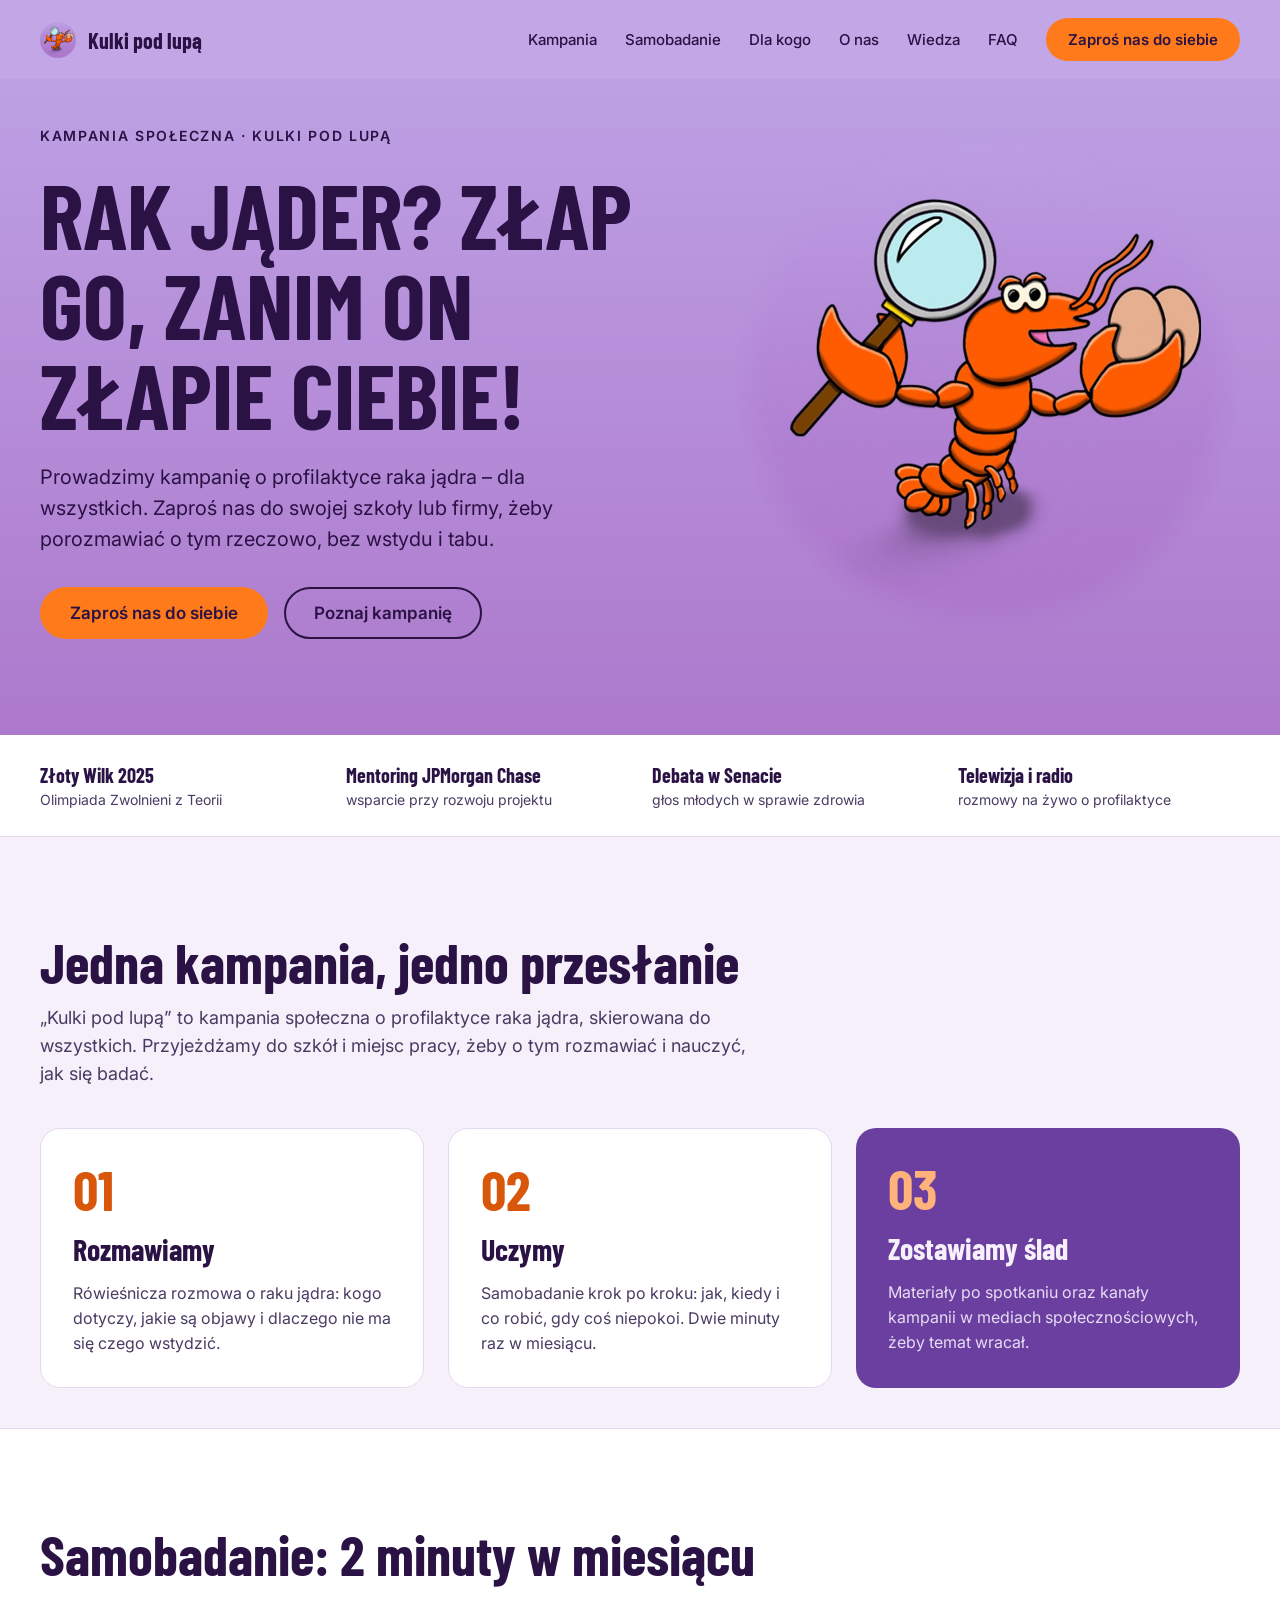
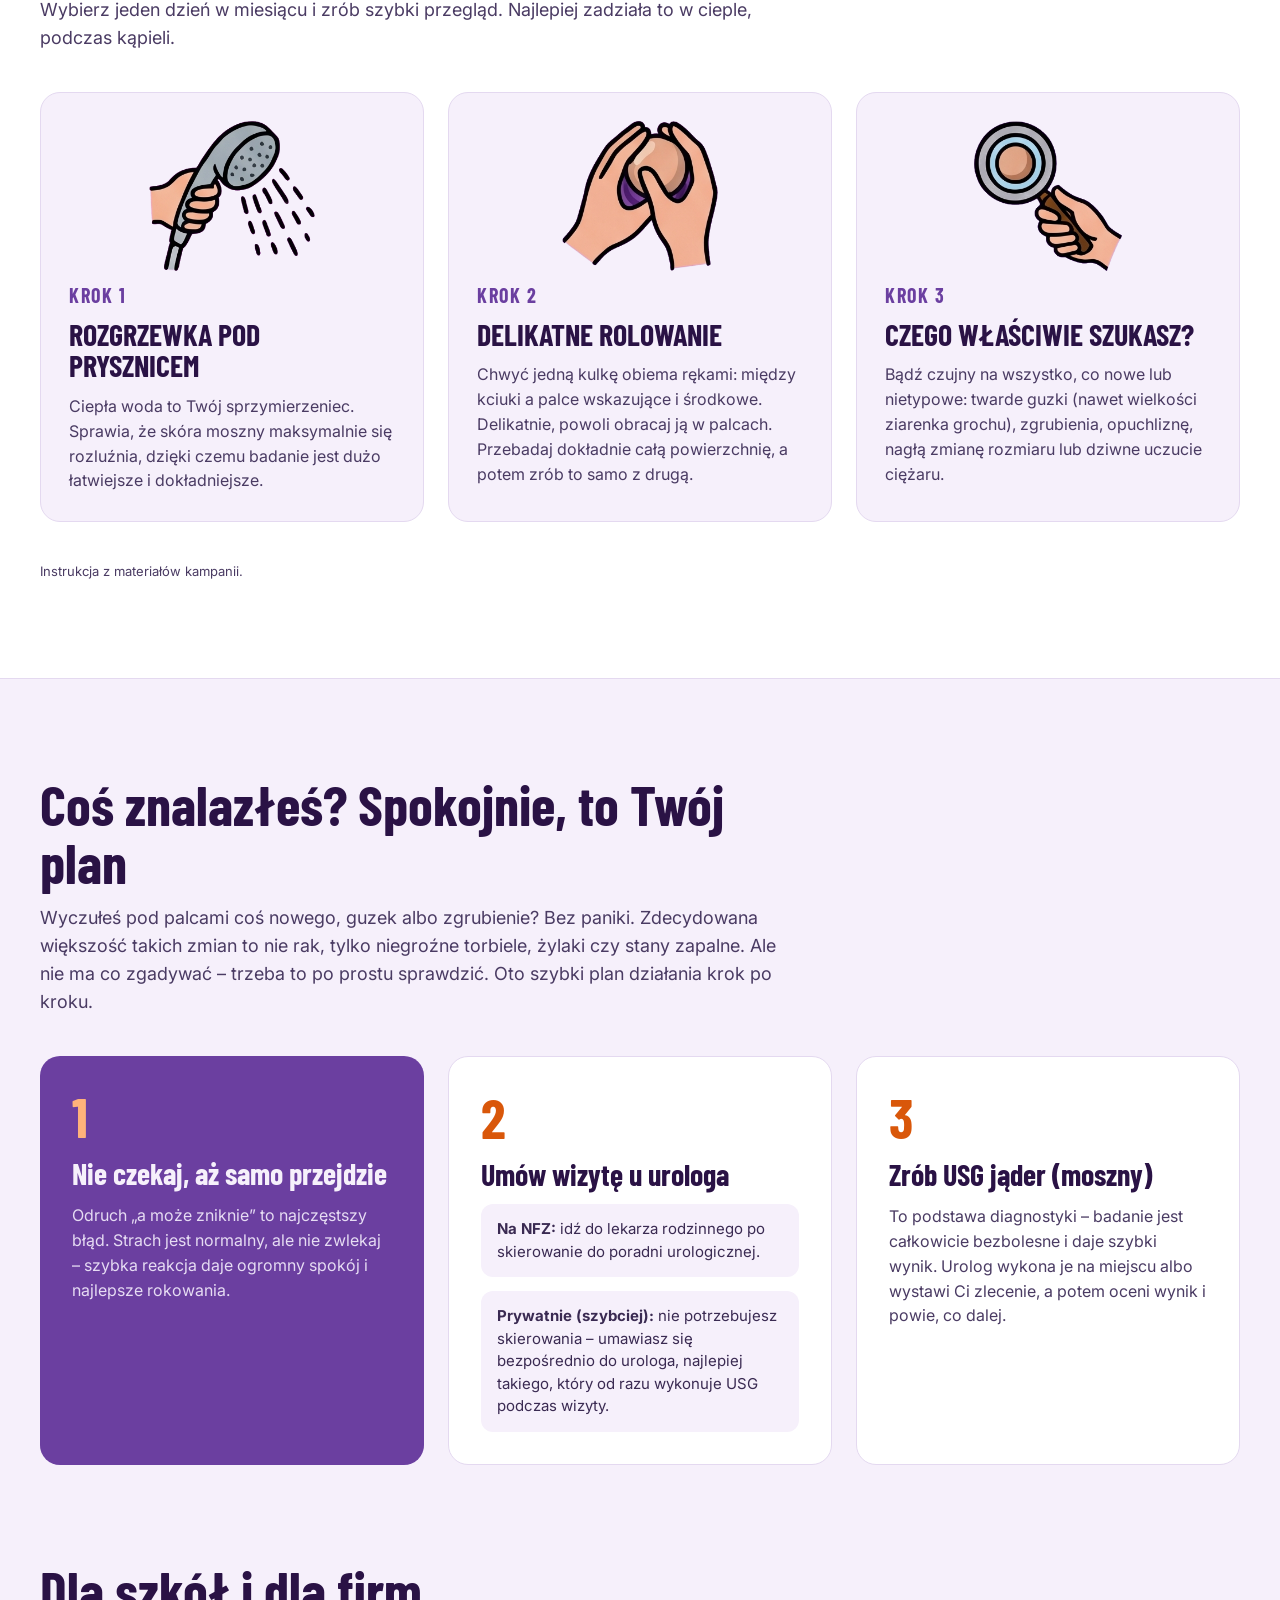
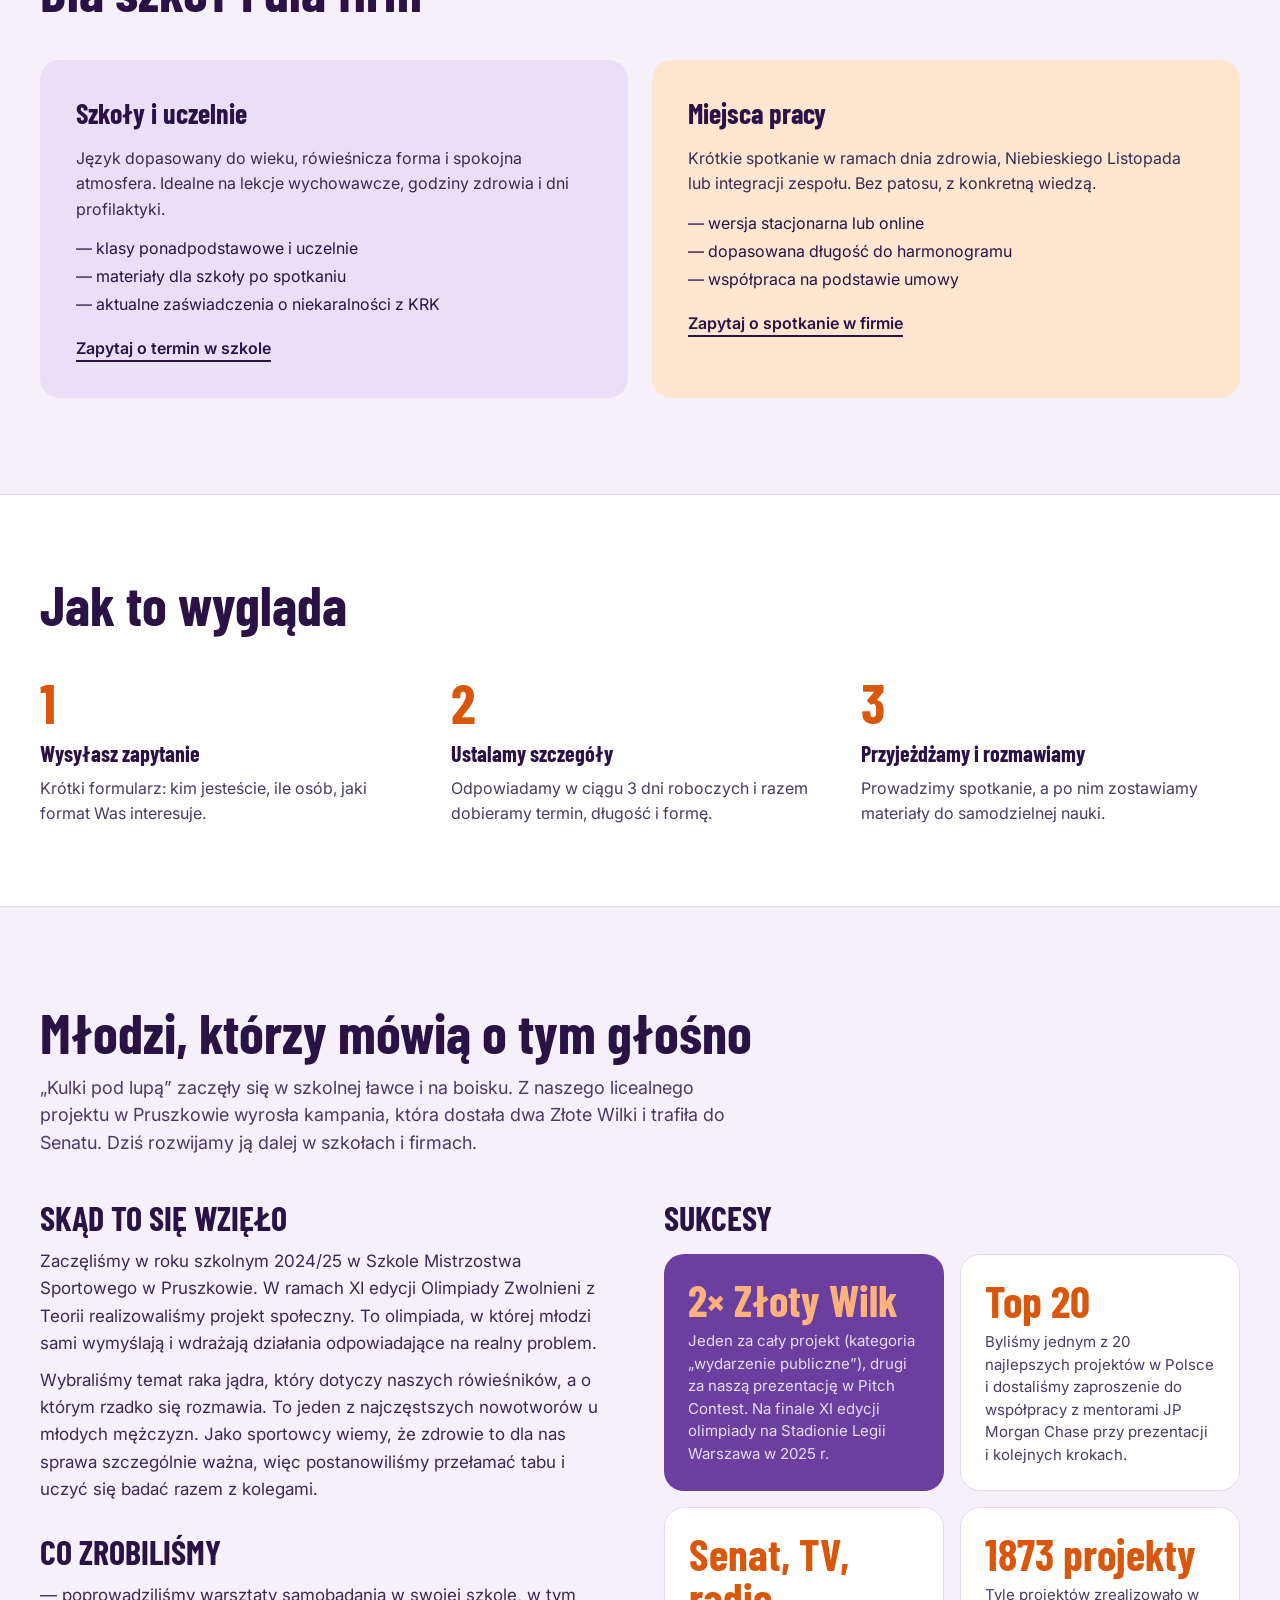
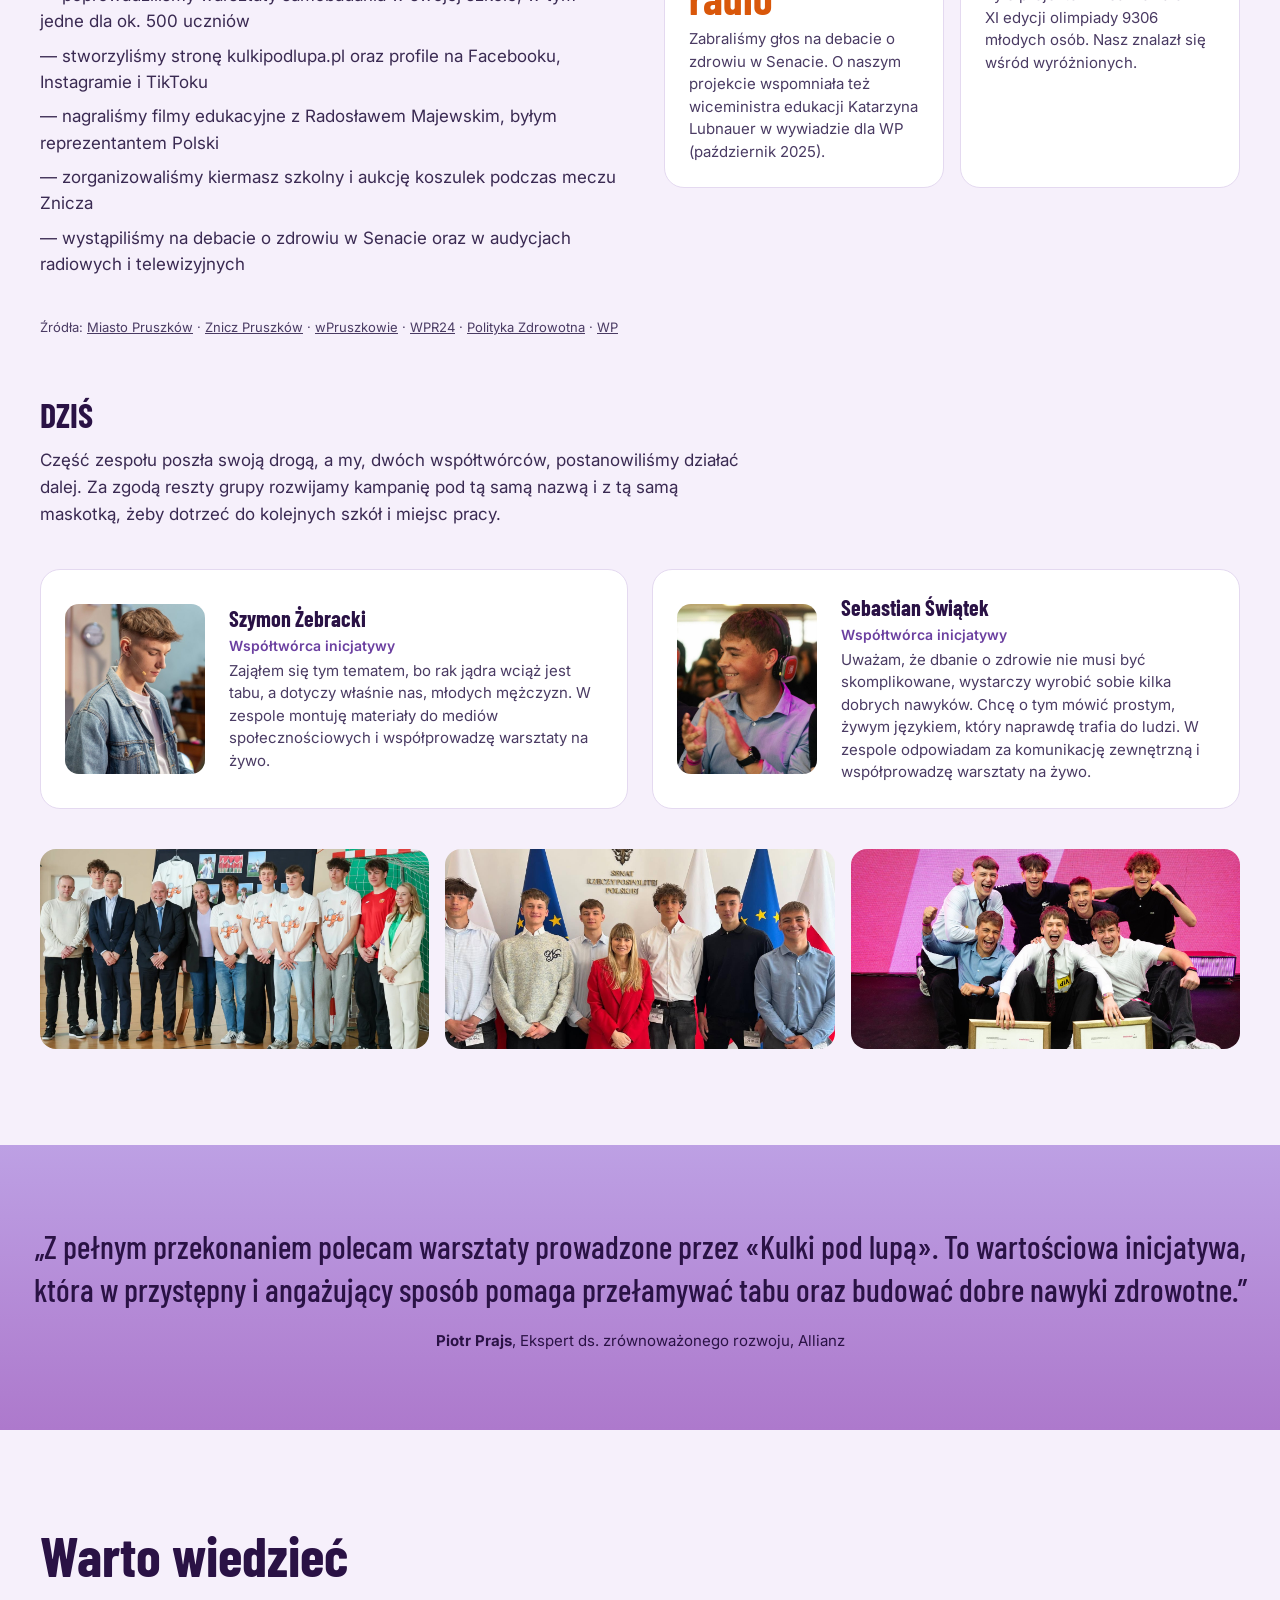
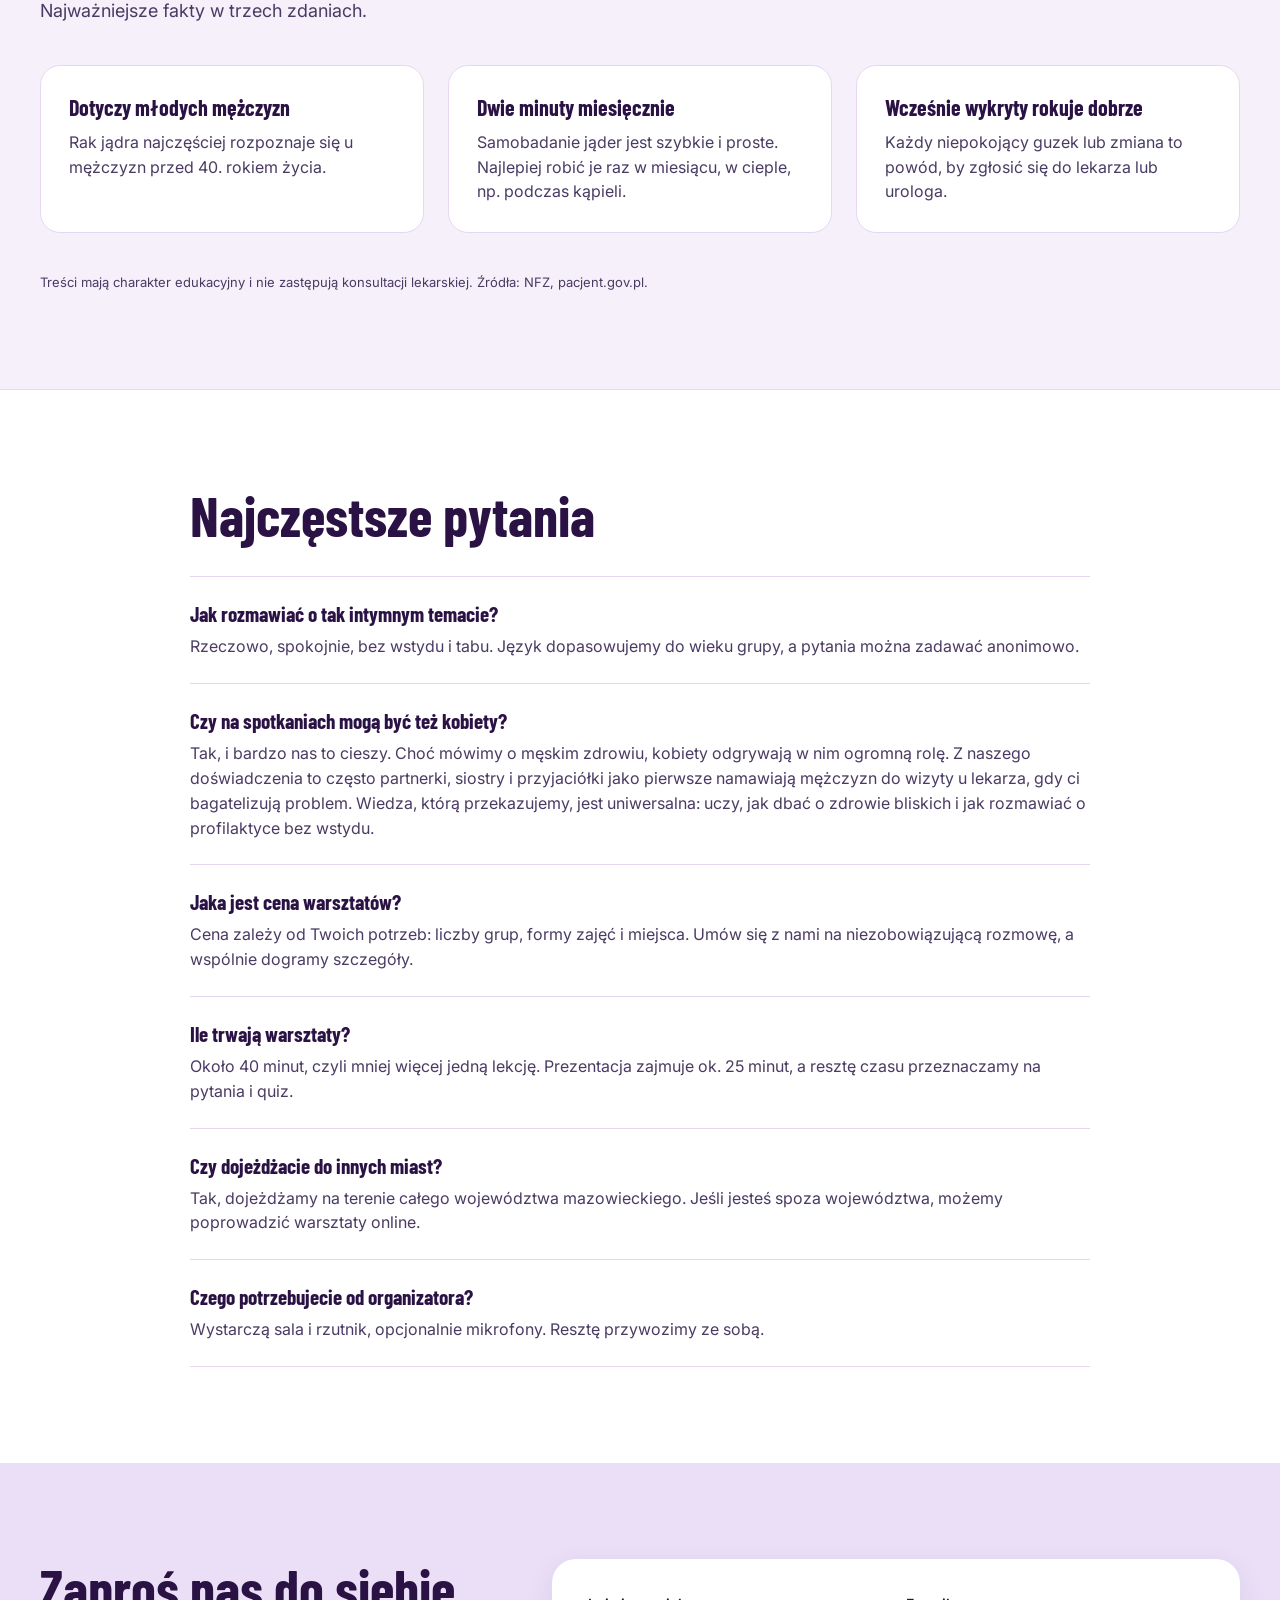
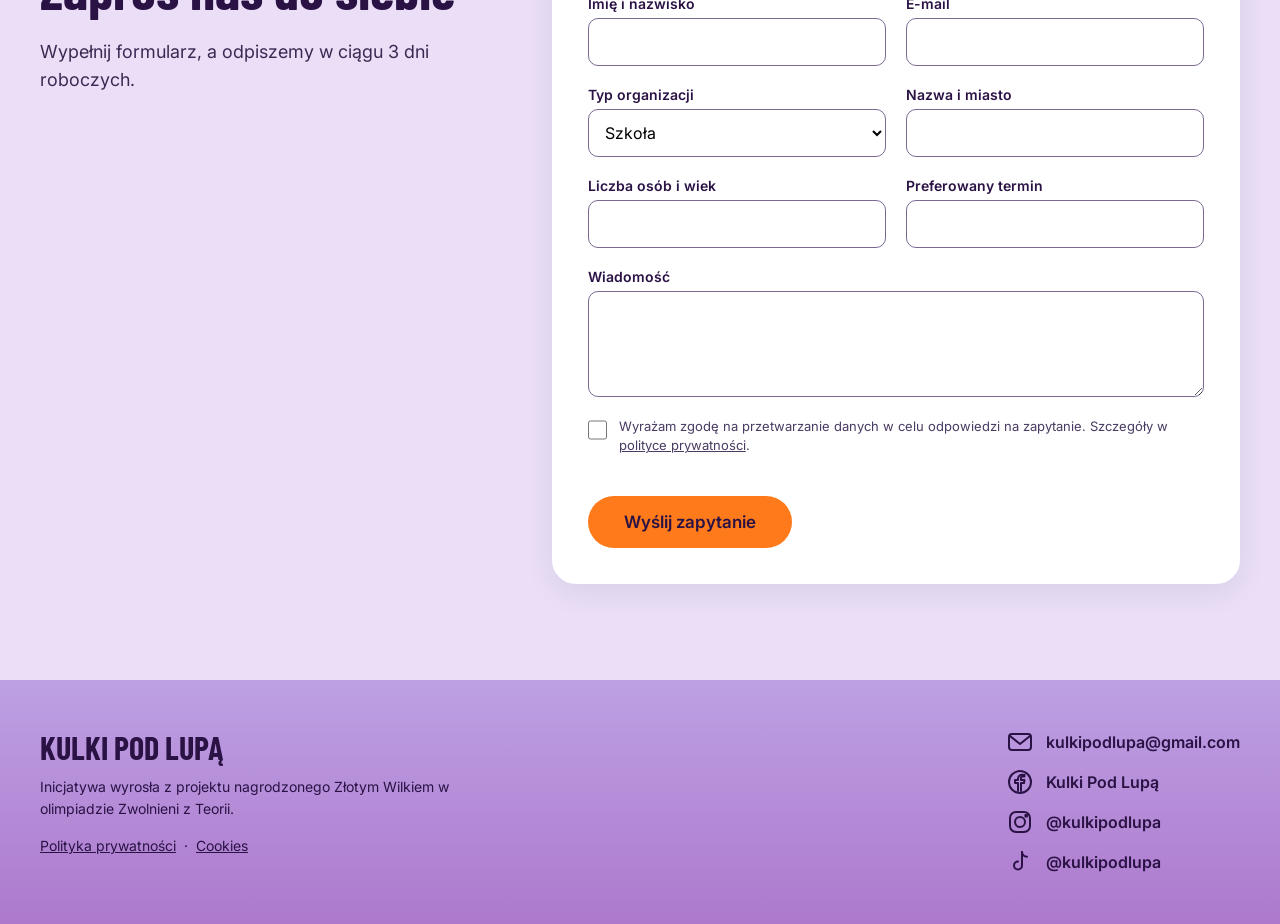
<file: index.html>
<!doctype html>
<html lang="pl">
<head>
<meta charset="utf-8">
<meta name="viewport" content="width=device-width, initial-scale=1">
<title>Kulki pod lupą – kampania o profilaktyce raka jądra</title>
<meta name="description" content="Kampania społeczna o profilaktyce raka jądra, skierowana do wszystkich. Zaproś nas do swojej szkoły lub firmy.">
<link rel="icon" href="images/maskotka.jpg">
<link rel="preconnect" href="https://fonts.googleapis.com">
<link rel="preconnect" href="https://fonts.gstatic.com" crossorigin>
<link href="https://fonts.googleapis.com/css2?family=Inter:wght@400;500;600&family=Barlow+Condensed:wght@500;700&display=swap" rel="stylesheet">
<link rel="stylesheet" href="css/style.css">
</head>
<body>
<div style="width:100%;max-width:1360px;margin:0 auto;background:#F6F0FB;color:#2A1245;font-family:'Inter',system-ui,sans-serif">

<!-- NAV (przyklejone do góry podczas przewijania) -->
<header class="site-header" style="color:#2A1245">
<div style="max-width:1200px;margin:0 auto;padding:18px 40px;display:flex;flex-wrap:wrap;align-items:center;justify-content:space-between;gap:16px">
<a href="#top" style="display:flex;align-items:center;gap:12px;font-family:'Barlow Condensed',sans-serif;font-weight:700;font-size:22px;color:#2A1245">
<img src="images/maskotka.jpg" alt="" style="width:36px;height:36px;border-radius:50%;object-fit:cover">
Kulki pod lupą
</a>
<nav aria-label="Menu główne" style="display:flex;flex-wrap:wrap;align-items:center;gap:28px;font-size:15px;font-weight:500">
<a href="#kampania" style="color:#2A1245">Kampania</a>
<a href="#samobadanie" style="color:#2A1245">Samobadanie</a>
<a href="#dla-kogo" style="color:#2A1245">Dla kogo</a>
<a href="#o-nas" style="color:#2A1245">O nas</a>
<a href="#wiedza" style="color:#2A1245">Wiedza</a>
<a href="#faq" style="color:#2A1245">FAQ</a>
<a href="#kontakt" style="display:inline-block;background:#FF7A1A;color:#2A1245;padding:12px 22px;border-radius:999px;font-weight:600">Zaproś nas do siebie</a>
</nav>
</div>
</header>

<!-- HERO (gradient) -->
<div style="background:linear-gradient(180deg,#BDA0E4 0%,#AD79CC 100%)">
<section id="top" style="background:transparent;color:#2A1245;padding:48px 0 96px">
<div style="max-width:1200px;margin:0 auto;padding:0 40px;display:flex;flex-wrap:wrap;align-items:center;gap:48px">
<div style="flex:1 1 520px;min-width:0;display:flex;flex-direction:column;gap:24px">
<div style="font-size:14px;font-weight:600;letter-spacing:0.12em;text-transform:uppercase;color:#2A1245">Kampania społeczna · Kulki pod lupą</div>
<h1 style="margin:0;font-size:92px;line-height:0.98;font-weight:700;text-transform:uppercase">Rak jąder? Złap go, zanim on złapie Ciebie!</h1>
<p style="margin:0;font-size:20px;line-height:1.55;color:#2A1245;max-width:540px">Prowadzimy kampanię o profilaktyce raka jądra – dla wszystkich. Zaproś nas do swojej szkoły lub firmy, żeby porozmawiać o tym rzeczowo, bez wstydu i tabu.</p>
<div style="display:flex;flex-wrap:wrap;gap:16px;margin-top:8px">
<a href="#kontakt" style="display:inline-block;background:#FF7A1A;color:#2A1245;padding:16px 30px;border-radius:999px;font-weight:600;font-size:17px;min-height:20px">Zaproś nas do siebie</a>
<a href="#kampania" style="display:inline-block;border:2px solid #2A1245;color:#2A1245;padding:14px 28px;border-radius:999px;font-weight:600;font-size:17px">Poznaj kampanię</a>
</div>
</div>
<div style="flex:1 1 380px;min-width:0;display:flex;justify-content:center">
<img src="images/maskotka.jpg" alt="Maskotka Kulek pod lupą: pomarańczowy homar z lupą i jajkami" style="width:100%;max-width:520px;aspect-ratio:1/1;object-fit:cover;-webkit-mask-image:radial-gradient(closest-side,#000 88%,transparent 100%);mask-image:radial-gradient(closest-side,#000 88%,transparent 100%)">
</div>
</div>
</section>

</div>

<!-- TRUST STRIP -->
<section aria-label="Wiarygodność" style="background:#FFFFFF;border-bottom:1px solid #E4D9F0">
<div style="max-width:1200px;margin:0 auto;padding:28px 40px;display:grid;grid-template-columns:repeat(4,minmax(0,1fr));gap:24px">
<div style="display:flex;flex-direction:column;gap:4px"><div style="font-family:'Barlow Condensed',sans-serif;font-weight:700;font-size:20px">Złoty Wilk 2025</div><div style="font-size:14px;color:#4A3B63">Olimpiada Zwolnieni z Teorii</div></div>
<div style="display:flex;flex-direction:column;gap:4px"><div style="font-family:'Barlow Condensed',sans-serif;font-weight:700;font-size:20px">Mentoring JPMorgan Chase</div><div style="font-size:14px;color:#4A3B63">wsparcie przy rozwoju projektu</div></div>
<div style="display:flex;flex-direction:column;gap:4px"><div style="font-family:'Barlow Condensed',sans-serif;font-weight:700;font-size:20px">Debata w Senacie</div><div style="font-size:14px;color:#4A3B63">głos młodych w sprawie zdrowia</div></div>
<div style="display:flex;flex-direction:column;gap:4px"><div style="font-family:'Barlow Condensed',sans-serif;font-weight:700;font-size:20px">Telewizja i radio</div><div style="font-size:14px;color:#4A3B63">rozmowy na żywo o profilaktyce</div></div>
</div>
</section>

<!-- KAMPANIA -->
<section id="kampania" style="padding:96px 0 40px">
<div style="max-width:1200px;margin:0 auto;padding:0 40px;display:flex;flex-direction:column;gap:40px">
<div style="display:flex;flex-direction:column;gap:12px;max-width:720px">
<h2 style="margin:0;font-size:56px;line-height:1.05">Jedna kampania, jedno przesłanie</h2>
<p style="margin:0;font-size:18px;line-height:1.55;color:#4A3B63">„Kulki pod lupą” to kampania społeczna o profilaktyce raka jądra, skierowana do wszystkich. Przyjeżdżamy do szkół i miejsc pracy, żeby o tym rozmawiać i nauczyć, jak się badać.</p>
</div>
<div style="display:grid;grid-template-columns:repeat(auto-fit,minmax(300px,1fr));gap:24px">
<div style="background:#FFFFFF;border:1px solid #E4D9F0;border-radius:20px;padding:32px;display:flex;flex-direction:column;gap:14px">
<div style="font-family:'Barlow Condensed',sans-serif;font-weight:700;font-size:56px;color:#D9570A;line-height:1">01</div>
<h3 style="margin:0;font-size:30px">Rozmawiamy</h3>
<p style="margin:0;font-size:16px;line-height:1.55;color:#4A3B63">Rówieśnicza rozmowa o raku jądra: kogo dotyczy, jakie są objawy i dlaczego nie ma się czego wstydzić.</p>
</div>
<div style="background:#FFFFFF;border:1px solid #E4D9F0;border-radius:20px;padding:32px;display:flex;flex-direction:column;gap:14px">
<div style="font-family:'Barlow Condensed',sans-serif;font-weight:700;font-size:56px;color:#D9570A;line-height:1">02</div>
<h3 style="margin:0;font-size:30px">Uczymy</h3>
<p style="margin:0;font-size:16px;line-height:1.55;color:#4A3B63">Samobadanie krok po kroku: jak, kiedy i co robić, gdy coś niepokoi. Dwie minuty raz w miesiącu.</p>
</div>
<div style="background:#6B3FA0;color:#F6F0FB;border-radius:20px;padding:32px;display:flex;flex-direction:column;gap:14px">
<div style="font-family:'Barlow Condensed',sans-serif;font-weight:700;font-size:56px;color:#FFB27A;line-height:1">03</div>
<h3 style="margin:0;font-size:30px">Zostawiamy ślad</h3>
<p style="margin:0;font-size:16px;line-height:1.55;color:#E6DCF3">Materiały po spotkaniu oraz kanały kampanii w mediach społecznościowych, żeby temat wracał.</p>
</div>
</div>
</div>
</section>

<!-- SAMOBADANIE -->
<section id="samobadanie" style="background:#FFFFFF;padding:96px 0;border-top:1px solid #E4D9F0;border-bottom:1px solid #E4D9F0">
<div style="max-width:1200px;margin:0 auto;padding:0 40px;display:flex;flex-direction:column;gap:40px">
<div style="display:flex;flex-direction:column;gap:12px;max-width:760px">
<h2 style="margin:0;font-size:56px;line-height:1.05">Samobadanie: 2 minuty w miesiącu</h2>
<p style="margin:0;font-size:18px;line-height:1.55;color:#4A3B63">Wybierz jeden dzień w miesiącu i zrób szybki przegląd. Najlepiej zadziała to w cieple, podczas kąpieli.</p>
</div>
<div style="display:grid;grid-template-columns:repeat(auto-fit,minmax(300px,1fr));gap:24px">
<div style="background:#F6F0FB;border:1px solid #E4D9F0;border-radius:20px;padding:28px;display:flex;flex-direction:column;gap:12px">
<div style="height:150px;display:flex;align-items:center;justify-content:center"><img src="images/dush.png" alt="" style="max-height:150px;max-width:100%;object-fit:contain"></div>
<div style="font-family:'Barlow Condensed',sans-serif;font-weight:700;font-size:20px;letter-spacing:0.08em;color:#6B3FA0">KROK 1</div>
<h3 style="margin:0;font-size:30px;line-height:1.05;text-transform:uppercase">Rozgrzewka pod prysznicem</h3>
<p style="margin:0;font-size:16px;line-height:1.55;color:#4A3B63">Ciepła woda to Twój sprzymierzeniec. Sprawia, że skóra moszny maksymalnie się rozluźnia, dzięki czemu badanie jest dużo łatwiejsze i dokładniejsze.</p>
</div>
<div style="background:#F6F0FB;border:1px solid #E4D9F0;border-radius:20px;padding:28px;display:flex;flex-direction:column;gap:12px">
<div style="height:150px;display:flex;align-items:center;justify-content:center"><img src="images/rolowanie.png" alt="" style="max-height:150px;max-width:100%;object-fit:contain"></div>
<div style="font-family:'Barlow Condensed',sans-serif;font-weight:700;font-size:20px;letter-spacing:0.08em;color:#6B3FA0">KROK 2</div>
<h3 style="margin:0;font-size:30px;line-height:1.05;text-transform:uppercase">Delikatne rolowanie</h3>
<p style="margin:0;font-size:16px;line-height:1.55;color:#4A3B63">Chwyć jedną kulkę obiema rękami: między kciuki a palce wskazujące i środkowe. Delikatnie, powoli obracaj ją w palcach. Przebadaj dokładnie całą powierzchnię, a potem zrób to samo z drugą.</p>
</div>
<div style="background:#F6F0FB;border:1px solid #E4D9F0;border-radius:20px;padding:28px;display:flex;flex-direction:column;gap:12px">
<div style="height:150px;display:flex;align-items:center;justify-content:center"><img src="images/lupa.png" alt="" style="max-height:150px;max-width:100%;object-fit:contain"></div>
<div style="font-family:'Barlow Condensed',sans-serif;font-weight:700;font-size:20px;letter-spacing:0.08em;color:#6B3FA0">KROK 3</div>
<h3 style="margin:0;font-size:30px;line-height:1.05;text-transform:uppercase">Czego właściwie szukasz?</h3>
<p style="margin:0;font-size:16px;line-height:1.55;color:#4A3B63">Bądź czujny na wszystko, co nowe lub nietypowe: twarde guzki (nawet wielkości ziarenka grochu), zgrubienia, opuchliznę, nagłą zmianę rozmiaru lub dziwne uczucie ciężaru.</p>
</div>
</div>
<p style="margin:0;font-size:13px;line-height:1.5;color:#4A3B63;max-width:760px">Instrukcja z materiałów kampanii.</p>
</div>
</section>

<!-- CO ROBIĆ, GDY COŚ ZNAJDZIESZ -->
<section id="co-dalej" style="padding:96px 0 40px">
<div style="max-width:1200px;margin:0 auto;padding:0 40px;display:flex;flex-direction:column;gap:40px">
<div style="display:flex;flex-direction:column;gap:12px;max-width:760px">
<h2 style="margin:0;font-size:56px;line-height:1.05">Coś znalazłeś? Spokojnie, to Twój plan</h2>
<p style="margin:0;font-size:18px;line-height:1.55;color:#4A3B63">Wyczułeś pod palcami coś nowego, guzek albo zgrubienie? Bez paniki. Zdecydowana większość takich zmian to nie rak, tylko niegroźne torbiele, żylaki czy stany zapalne. Ale nie ma co zgadywać – trzeba to po prostu sprawdzić. Oto szybki plan działania krok po kroku.</p>
</div>
<div style="display:grid;grid-template-columns:repeat(auto-fit,minmax(300px,1fr));gap:24px">
<div style="background:#6B3FA0;color:#F6F0FB;border-radius:20px;padding:32px;display:flex;flex-direction:column;gap:14px">
<div style="font-family:'Barlow Condensed',sans-serif;font-weight:700;font-size:56px;line-height:1;color:#FFB27A">1</div>
<h3 style="margin:0;font-size:30px;line-height:1.05">Nie czekaj, aż samo przejdzie</h3>
<p style="margin:0;font-size:16px;line-height:1.55;color:#E6DCF3">Odruch „a może zniknie” to najczęstszy błąd. Strach jest normalny, ale nie zwlekaj – szybka reakcja daje ogromny spokój i najlepsze rokowania.</p>
</div>
<div style="background:#FFFFFF;border:1px solid #E4D9F0;border-radius:20px;padding:32px;display:flex;flex-direction:column;gap:14px">
<div style="font-family:'Barlow Condensed',sans-serif;font-weight:700;font-size:56px;line-height:1;color:#D9570A">2</div>
<h3 style="margin:0;font-size:30px;line-height:1.05">Umów wizytę u urologa</h3>
<div style="background:#F6F0FB;border-radius:12px;padding:14px 16px;font-size:15px;line-height:1.5;color:#3A2A52"><strong>Na NFZ:</strong> idź do lekarza rodzinnego po skierowanie do poradni urologicznej.</div>
<div style="background:#F6F0FB;border-radius:12px;padding:14px 16px;font-size:15px;line-height:1.5;color:#3A2A52"><strong>Prywatnie (szybciej):</strong> nie potrzebujesz skierowania – umawiasz się bezpośrednio do urologa, najlepiej takiego, który od razu wykonuje USG podczas wizyty.</div>
</div>
<div style="background:#FFFFFF;border:1px solid #E4D9F0;border-radius:20px;padding:32px;display:flex;flex-direction:column;gap:14px">
<div style="font-family:'Barlow Condensed',sans-serif;font-weight:700;font-size:56px;line-height:1;color:#D9570A">3</div>
<h3 style="margin:0;font-size:30px;line-height:1.05">Zrób USG jąder (moszny)</h3>
<p style="margin:0;font-size:16px;line-height:1.55;color:#4A3B63">To podstawa diagnostyki – badanie jest całkowicie bezbolesne i daje szybki wynik. Urolog wykona je na miejscu albo wystawi Ci zlecenie, a potem oceni wynik i powie, co dalej.</p>
</div>
</div>
</div>
</section>

<!-- DLA KOGO -->
<section id="dla-kogo" style="padding:56px 0 96px">
<div style="max-width:1200px;margin:0 auto;padding:0 40px;display:flex;flex-direction:column;gap:40px">
<h2 style="margin:0;font-size:56px;line-height:1.05">Dla szkół i dla firm</h2>
<div style="display:flex;flex-wrap:wrap;gap:24px">
<div style="flex:1 1 420px;min-width:0;background:#EADFF7;border-radius:20px;padding:36px;display:flex;flex-direction:column;gap:16px">
<h3 style="margin:0;font-size:28px">Szkoły i uczelnie</h3>
<p style="margin:0;font-size:16px;line-height:1.6;color:#3A2A52">Język dopasowany do wieku, rówieśnicza forma i spokojna atmosfera. Idealne na lekcje wychowawcze, godziny zdrowia i dni profilaktyki.</p>
<div style="display:flex;flex-direction:column;gap:8px;font-size:16px;color:#2A1245">
<div>— klasy ponadpodstawowe i uczelnie</div>
<div>— materiały dla szkoły po spotkaniu</div>
<div>— aktualne zaświadczenia o niekaralności z KRK</div>
</div>
<a href="#kontakt" style="align-self:flex-start;margin-top:8px;border-bottom:2px solid #2A1245;font-weight:600;padding-bottom:2px">Zapytaj o termin w szkole</a>
</div>
<div style="flex:1 1 420px;min-width:0;background:#FFE6D1;border-radius:20px;padding:36px;display:flex;flex-direction:column;gap:16px">
<h3 style="margin:0;font-size:28px">Miejsca pracy</h3>
<p style="margin:0;font-size:16px;line-height:1.6;color:#3A2A52">Krótkie spotkanie w ramach dnia zdrowia, Niebieskiego Listopada lub integracji zespołu. Bez patosu, z konkretną wiedzą.</p>
<div style="display:flex;flex-direction:column;gap:8px;font-size:16px;color:#2A1245">
<div>— wersja stacjonarna lub online</div>
<div>— dopasowana długość do harmonogramu</div>
<div>— współpraca na podstawie umowy</div>
</div>
<a href="#kontakt" style="align-self:flex-start;margin-top:8px;border-bottom:2px solid #2A1245;font-weight:600;padding-bottom:2px">Zapytaj o spotkanie w firmie</a>
</div>
</div>
</div>
</section>

<!-- JAK TO DZIAŁA -->
<section style="background:#FFFFFF;padding:80px 0;border-top:1px solid #E4D9F0;border-bottom:1px solid #E4D9F0">
<div style="max-width:1200px;margin:0 auto;padding:0 40px;display:flex;flex-direction:column;gap:40px">
<h2 style="margin:0;font-size:56px;line-height:1.05">Jak to wygląda</h2>
<div style="display:grid;grid-template-columns:repeat(auto-fit,minmax(260px,1fr));gap:32px">
<div style="display:flex;flex-direction:column;gap:10px"><div style="font-family:'Barlow Condensed',sans-serif;font-weight:700;font-size:56px;color:#D9570A;line-height:1">1</div><h3 style="margin:0;font-size:22px">Wysyłasz zapytanie</h3><p style="margin:0;font-size:16px;line-height:1.55;color:#4A3B63">Krótki formularz: kim jesteście, ile osób, jaki format Was interesuje.</p></div>
<div style="display:flex;flex-direction:column;gap:10px"><div style="font-family:'Barlow Condensed',sans-serif;font-weight:700;font-size:56px;color:#D9570A;line-height:1">2</div><h3 style="margin:0;font-size:22px">Ustalamy szczegóły</h3><p style="margin:0;font-size:16px;line-height:1.55;color:#4A3B63">Odpowiadamy w ciągu 3 dni roboczych i razem dobieramy termin, długość i formę.</p></div>
<div style="display:flex;flex-direction:column;gap:10px"><div style="font-family:'Barlow Condensed',sans-serif;font-weight:700;font-size:56px;color:#D9570A;line-height:1">3</div><h3 style="margin:0;font-size:22px">Przyjeżdżamy i rozmawiamy</h3><p style="margin:0;font-size:16px;line-height:1.55;color:#4A3B63">Prowadzimy spotkanie, a po nim zostawiamy materiały do samodzielnej nauki.</p></div>
</div>
</div>
</section>

<!-- O NAS -->
<section id="o-nas" style="padding:96px 0">
<div style="max-width:1200px;margin:0 auto;padding:0 40px;display:flex;flex-direction:column;gap:40px">
<div style="display:flex;flex-direction:column;gap:12px;max-width:720px">
<h2 style="margin:0;font-size:56px;line-height:1.05">Młodzi, którzy mówią o tym głośno</h2>
<p style="margin:0;font-size:18px;line-height:1.55;color:#4A3B63">„Kulki pod lupą” zaczęły się w szkolnej ławce i na boisku. Z naszego licealnego projektu w Pruszkowie wyrosła kampania, która dostała dwa Złote Wilki i trafiła do Senatu. Dziś rozwijamy ją dalej w szkołach i firmach.</p>
</div>
<div style="display:flex;flex-wrap:wrap;gap:48px;align-items:flex-start">
<div style="flex:1 1 440px;min-width:0;display:flex;flex-direction:column;gap:28px">
<div style="display:flex;flex-direction:column;gap:10px">
<h3 style="margin:0;font-size:34px;text-transform:uppercase">Skąd to się wzięło</h3>
<p style="margin:0;font-size:17px;line-height:1.6;color:#3A2A52">Zaczęliśmy w roku szkolnym 2024/25 w Szkole Mistrzostwa Sportowego w Pruszkowie. W ramach XI edycji Olimpiady Zwolnieni z Teorii realizowaliśmy projekt społeczny. To olimpiada, w której młodzi sami wymyślają i wdrażają działania odpowiadające na realny problem.</p>
<p style="margin:0;font-size:17px;line-height:1.6;color:#3A2A52">Wybraliśmy temat raka jądra, który dotyczy naszych rówieśników, a o którym rzadko się rozmawia. To jeden z najczęstszych nowotworów u młodych mężczyzn. Jako sportowcy wiemy, że zdrowie to dla nas sprawa szczególnie ważna, więc postanowiliśmy przełamać tabu i uczyć się badać razem z kolegami.</p>
</div>
<div style="display:flex;flex-direction:column;gap:10px">
<h3 style="margin:0;font-size:34px;text-transform:uppercase">Co zrobiliśmy</h3>
<div style="display:flex;flex-direction:column;gap:8px;font-size:17px;line-height:1.55;color:#3A2A52">
<div>— poprowadziliśmy warsztaty samobadania w swojej szkole, w tym jedne dla ok. 500 uczniów</div>
<div>— stworzyliśmy stronę kulkipodlupa.pl oraz profile na Facebooku, Instagramie i TikToku</div>
<div>— nagraliśmy filmy edukacyjne z Radosławem Majewskim, byłym reprezentantem Polski</div>
<div>— zorganizowaliśmy kiermasz szkolny i aukcję koszulek podczas meczu Znicza</div>
<div>— wystąpiliśmy na debacie o zdrowiu w Senacie oraz w audycjach radiowych i telewizyjnych</div>
</div>
</div>
</div>
<div style="flex:1 1 440px;min-width:0;display:flex;flex-direction:column;gap:16px">
<h3 style="margin:0;font-size:34px;text-transform:uppercase">Sukcesy</h3>
<div style="display:grid;grid-template-columns:repeat(auto-fit,minmax(200px,1fr));gap:16px">
<div style="background:#6B3FA0;color:#F6F0FB;border:none;border-radius:20px;padding:24px;display:flex;flex-direction:column;gap:8px"><div style="font-family:'Barlow Condensed',sans-serif;font-weight:700;font-size:44px;line-height:1;color:#FFB27A">2× Złoty Wilk</div><p style="margin:0;font-size:15px;line-height:1.5;color:#E6DCF3">Jeden za cały projekt (kategoria „wydarzenie publiczne”), drugi za naszą prezentację w Pitch Contest. Na finale XI edycji olimpiady na Stadionie Legii Warszawa w 2025 r.</p></div>
<div style="background:#FFFFFF;color:#0E2238;border:1px solid #E4D9F0;border-radius:20px;padding:24px;display:flex;flex-direction:column;gap:8px"><div style="font-family:'Barlow Condensed',sans-serif;font-weight:700;font-size:44px;line-height:1;color:#D9570A">Top 20</div><p style="margin:0;font-size:15px;line-height:1.5;color:#4A3B63">Byliśmy jednym z 20 najlepszych projektów w Polsce i dostaliśmy zaproszenie do współpracy z mentorami JP Morgan Chase przy prezentacji i kolejnych krokach.</p></div>
<div style="background:#FFFFFF;color:#0E2238;border:1px solid #E4D9F0;border-radius:20px;padding:24px;display:flex;flex-direction:column;gap:8px"><div style="font-family:'Barlow Condensed',sans-serif;font-weight:700;font-size:44px;line-height:1;color:#D9570A">Senat, TV, radio</div><p style="margin:0;font-size:15px;line-height:1.5;color:#4A3B63">Zabraliśmy głos na debacie o zdrowiu w Senacie. O naszym projekcie wspomniała też wiceministra edukacji Katarzyna Lubnauer w wywiadzie dla WP (październik 2025).</p></div>
<div style="background:#FFFFFF;color:#0E2238;border:1px solid #E4D9F0;border-radius:20px;padding:24px;display:flex;flex-direction:column;gap:8px"><div style="font-family:'Barlow Condensed',sans-serif;font-weight:700;font-size:44px;line-height:1;color:#D9570A">1873 projekty</div><p style="margin:0;font-size:15px;line-height:1.5;color:#4A3B63">Tyle projektów zrealizowało w XI edycji olimpiady 9306 młodych osób. Nasz znalazł się wśród wyróżnionych.</p></div>
</div>
</div>
</div>
<p style="margin:0;font-size:13px;line-height:1.6;color:#4A3B63;max-width:900px">Źródła: <a href="https://www.pruszkow.pl/mieszkancy/aktualnosci-mieszkaniec/kulki-pod-lupa-profilaktyka-raka-jader-to-nie-jest-wstydliwy-temat/" style="text-decoration:underline">Miasto Pruszków</a> · <a href="https://zniczpruszkow.com.pl/zawodnicy-akademii-znicza-pruszkow-zgarneli-dwa-zlote-wilki-za-projekt-kulki-pod-lupa/" style="text-decoration:underline">Znicz Pruszków</a> · <a href="https://wpruszkowie.pl/20250327635732/kulki-pod-lupa-w-pruszkowie-mlodziez-walczy-z-rakiem-jader-art-160" style="text-decoration:underline">wPruszkowie</a> · <a href="https://wpr24.pl/sport/zawodnicy-akademii-mks-znicz-pruszkow-pod-lupa-jp-morgan-chase/" style="text-decoration:underline">WPR24</a> · <a href="https://politykazdrowotna.com/artykul/mlodziez-zmienia-polske-n1604704" style="text-decoration:underline">Polityka Zdrowotna</a> · <a href="https://wiadomosci.wp.pl/co-dalej-z-edukacja-zdrowotna-powinna-byc-obowiazkowa-7206860395304577v" style="text-decoration:underline">WP</a></p>
<div style="display:flex;flex-direction:column;gap:12px;max-width:720px;margin-top:16px">
<h3 style="margin:0;font-size:34px;text-transform:uppercase">Dziś</h3>
<p style="margin:0;font-size:17px;line-height:1.6;color:#3A2A52">Część zespołu poszła swoją drogą, a my, dwóch współtwórców, postanowiliśmy działać dalej. Za zgodą reszty grupy rozwijamy kampanię pod tą samą nazwą i z tą samą maskotką, żeby dotrzeć do kolejnych szkół i miejsc pracy.</p>
</div>
<div style="display:flex;flex-wrap:wrap;gap:24px">
<div style="flex:1 1 380px;min-width:0;display:flex;gap:24px;align-items:center;background:#FFFFFF;border:1px solid #E4D9F0;border-radius:20px;padding:24px">
<img src="images/szymon-zebracki.jpg" alt="Szymon Żebracki" style="flex:0 0 140px;width:140px;height:170px;border-radius:14px;object-fit:cover;object-position:50% 20%;display:block">
<div style="display:flex;flex-direction:column;gap:6px"><h3 style="margin:0;font-size:22px">Szymon Żebracki</h3><div style="font-size:14px;font-weight:600;color:#6B3FA0">Współtwórca inicjatywy</div><p style="margin:0;font-size:15px;line-height:1.5;color:#4A3B63">Zająłem się tym tematem, bo rak jądra wciąż jest tabu, a dotyczy właśnie nas, młodych mężczyzn. W zespole montuję materiały do mediów społecznościowych i współprowadzę warsztaty na żywo.</p></div>
</div>
<div style="flex:1 1 380px;min-width:0;display:flex;gap:24px;align-items:center;background:#FFFFFF;border:1px solid #E4D9F0;border-radius:20px;padding:24px">
<img src="images/sebastian.jpg" alt="Sebastian Świątek" style="flex:0 0 140px;width:140px;height:170px;border-radius:14px;object-fit:cover;object-position:50% 25%;display:block">
<div style="display:flex;flex-direction:column;gap:6px"><h3 style="margin:0;font-size:22px">Sebastian Świątek</h3><div style="font-size:14px;font-weight:600;color:#6B3FA0">Współtwórca inicjatywy</div><p style="margin:0;font-size:15px;line-height:1.5;color:#4A3B63">Uważam, że dbanie o zdrowie nie musi być skomplikowane, wystarczy wyrobić sobie kilka dobrych nawyków. Chcę o tym mówić prostym, żywym językiem, który naprawdę trafia do ludzi. W zespole odpowiadam za komunikację zewnętrzną i współprowadzę warsztaty na żywo.</p></div>
</div>
</div>
<div style="display:grid;grid-template-columns:repeat(auto-fit,minmax(240px,1fr));gap:16px">
<img src="images/warsztaty-w-szkole.jpg" alt="Zespół Kulek pod lupą w koszulkach z maskotką, razem z nauczycielami i gośćmi w szkolnej sali gimnastycznej" style="width:100%;height:200px;border-radius:16px;object-fit:cover;object-position:50% 22%;display:block">
<img src="images/wizyta-w-senacie.jpg" alt="Zespół Kulek pod lupą podczas wizyty w Senacie Rzeczypospolitej Polskiej" style="width:100%;height:200px;border-radius:16px;object-fit:cover;object-position:50% 38%;display:block">
<img src="images/gala-zlote-wilki.jpg" alt="Zespół Kulek pod lupą z dwoma dyplomami Złotego Wilka na gali olimpiady Zwolnieni z Teorii" style="width:100%;height:200px;border-radius:16px;object-fit:cover;object-position:50% 40%;display:block">
</div>
</div>
</section>

<!-- OPINIA -->
<section style="background:linear-gradient(180deg,#BDA0E4 0%,#AD79CC 100%);color:#2A1245;padding:80px 0">
<div style="max-width:1300px;margin:0 auto;padding:0 32px;display:flex;flex-direction:column;gap:20px;text-align:center;align-items:center">
<div style="font-family:'Barlow Condensed',sans-serif;font-size:32px;line-height:1.35;font-weight:500">„Z pełnym przekonaniem polecam warsztaty prowadzone przez «Kulki pod lupą». To wartościowa inicjatywa, która w przystępny i angażujący sposób pomaga przełamywać tabu oraz budować dobre nawyki zdrowotne.”</div>
<div style="font-size:15px;color:#2A1245"><strong>Piotr Prajs</strong>, Ekspert ds. zrównoważonego rozwoju, Allianz</div>
</div>
</section>

<!-- WIEDZA -->
<section id="wiedza" style="padding:96px 0">
<div style="max-width:1200px;margin:0 auto;padding:0 40px;display:flex;flex-direction:column;gap:40px">
<div style="display:flex;flex-direction:column;gap:12px;max-width:720px">
<h2 style="margin:0;font-size:56px;line-height:1.05">Warto wiedzieć</h2>
<p style="margin:0;font-size:18px;line-height:1.55;color:#4A3B63">Najważniejsze fakty w trzech zdaniach.</p>
</div>
<div style="display:grid;grid-template-columns:repeat(auto-fit,minmax(280px,1fr));gap:24px">
<div style="background:#FFFFFF;border:1px solid #E4D9F0;border-radius:20px;padding:28px;display:flex;flex-direction:column;gap:10px"><h3 style="margin:0;font-size:22px">Dotyczy młodych mężczyzn</h3><p style="margin:0;font-size:16px;line-height:1.55;color:#4A3B63">Rak jądra najczęściej rozpoznaje się u mężczyzn przed 40. rokiem życia.</p></div>
<div style="background:#FFFFFF;border:1px solid #E4D9F0;border-radius:20px;padding:28px;display:flex;flex-direction:column;gap:10px"><h3 style="margin:0;font-size:22px">Dwie minuty miesięcznie</h3><p style="margin:0;font-size:16px;line-height:1.55;color:#4A3B63">Samobadanie jąder jest szybkie i proste. Najlepiej robić je raz w miesiącu, w cieple, np. podczas kąpieli.</p></div>
<div style="background:#FFFFFF;border:1px solid #E4D9F0;border-radius:20px;padding:28px;display:flex;flex-direction:column;gap:10px"><h3 style="margin:0;font-size:22px">Wcześnie wykryty rokuje dobrze</h3><p style="margin:0;font-size:16px;line-height:1.55;color:#4A3B63">Każdy niepokojący guzek lub zmiana to powód, by zgłosić się do lekarza lub urologa.</p></div>
</div>
<p style="margin:0;font-size:13px;line-height:1.5;color:#4A3B63;max-width:760px">Treści mają charakter edukacyjny i nie zastępują konsultacji lekarskiej. Źródła: NFZ, pacjent.gov.pl.</p>
</div>
</section>

<!-- FAQ -->
<section id="faq" style="background:#FFFFFF;padding:96px 0;border-top:1px solid #E4D9F0">
<div style="max-width:900px;margin:0 auto;padding:0 40px;display:flex;flex-direction:column;gap:32px">
<h2 style="margin:0;font-size:56px;line-height:1.05">Najczęstsze pytania</h2>
<div style="display:flex;flex-direction:column;gap:0">
<div style="padding:24px 0;border-top:1px solid #E4D9F0"><h3 style="margin:0 0 8px;font-size:21px">Jak rozmawiać o tak intymnym temacie?</h3><p style="margin:0;font-size:16px;line-height:1.55;color:#4A3B63">Rzeczowo, spokojnie, bez wstydu i tabu. Język dopasowujemy do wieku grupy, a pytania można zadawać anonimowo.</p></div>
<div style="padding:24px 0;border-top:1px solid #E4D9F0"><h3 style="margin:0 0 8px;font-size:21px">Czy na spotkaniach mogą być też kobiety?</h3><p style="margin:0;font-size:16px;line-height:1.55;color:#4A3B63">Tak, i bardzo nas to cieszy. Choć mówimy o męskim zdrowiu, kobiety odgrywają w nim ogromną rolę. Z naszego doświadczenia to często partnerki, siostry i przyjaciółki jako pierwsze namawiają mężczyzn do wizyty u lekarza, gdy ci bagatelizują problem. Wiedza, którą przekazujemy, jest uniwersalna: uczy, jak dbać o zdrowie bliskich i jak rozmawiać o profilaktyce bez wstydu.</p></div>
<div style="padding:24px 0;border-top:1px solid #E4D9F0"><h3 style="margin:0 0 8px;font-size:21px">Jaka jest cena warsztatów?</h3><p style="margin:0;font-size:16px;line-height:1.55;color:#4A3B63">Cena zależy od Twoich potrzeb: liczby grup, formy zajęć i miejsca. Umów się z nami na niezobowiązującą rozmowę, a wspólnie dogramy szczegóły.</p></div>
<div style="padding:24px 0;border-top:1px solid #E4D9F0"><h3 style="margin:0 0 8px;font-size:21px">Ile trwają warsztaty?</h3><p style="margin:0;font-size:16px;line-height:1.55;color:#4A3B63">Około 40 minut, czyli mniej więcej jedną lekcję. Prezentacja zajmuje ok. 25 minut, a resztę czasu przeznaczamy na pytania i quiz.</p></div>
<div style="padding:24px 0;border-top:1px solid #E4D9F0"><h3 style="margin:0 0 8px;font-size:21px">Czy dojeżdżacie do innych miast?</h3><p style="margin:0;font-size:16px;line-height:1.55;color:#4A3B63">Tak, dojeżdżamy na terenie całego województwa mazowieckiego. Jeśli jesteś spoza województwa, możemy poprowadzić warsztaty online.</p></div>
<div style="padding:24px 0;border-top:1px solid #E4D9F0;border-bottom:1px solid #E4D9F0"><h3 style="margin:0 0 8px;font-size:21px">Czego potrzebujecie od organizatora?</h3><p style="margin:0;font-size:16px;line-height:1.55;color:#4A3B63">Wystarczą sala i rzutnik, opcjonalnie mikrofony. Resztę przywozimy ze sobą.</p></div>
</div>
</div>
</section>

<!-- KONTAKT -->
<section id="kontakt" style="background:#EADFF7;padding:96px 0">
<div style="max-width:1200px;margin:0 auto;padding:0 40px;display:flex;flex-wrap:wrap;gap:56px;align-items:flex-start">
<div style="flex:1 1 360px;min-width:0;display:flex;flex-direction:column;gap:20px">
<h2 style="margin:0;font-size:56px;line-height:1.05">Zaproś nas do siebie</h2>
<p style="margin:0;font-size:18px;line-height:1.55;color:#3A2A52">Wypełnij formularz, a odpiszemy w ciągu 3 dni roboczych.</p>
</div>
<form id="kontakt-form" action="https://formspree.io/f/mwlowakw" method="post" style="flex:1 1 520px;min-width:0;background:#FFFFFF;border-radius:24px;padding:36px;display:flex;flex-direction:column;gap:20px;box-shadow:0 8px 30px rgba(14,34,56,0.08)">
<div style="display:flex;flex-wrap:wrap;gap:20px">
<div style="flex:1 1 220px;display:flex;flex-direction:column;gap:6px"><label for="k-imie" style="font-size:14px;font-weight:600">Imię i nazwisko</label><input id="k-imie" name="imie" required type="text" style="height:48px;box-sizing:border-box;border:1.5px solid #7A6A92;border-radius:10px;padding:0 14px;font-size:16px;font-family:inherit"></div>
<div style="flex:1 1 220px;display:flex;flex-direction:column;gap:6px"><label for="k-mail" style="font-size:14px;font-weight:600">E-mail</label><input id="k-mail" name="email" required type="email" style="height:48px;box-sizing:border-box;border:1.5px solid #7A6A92;border-radius:10px;padding:0 14px;font-size:16px;font-family:inherit"></div>
</div>
<div style="display:flex;flex-wrap:wrap;gap:20px">
<div style="flex:1 1 220px;display:flex;flex-direction:column;gap:6px"><label for="k-typ" style="font-size:14px;font-weight:600">Typ organizacji</label><select id="k-typ" name="typ" style="height:48px;box-sizing:border-box;border:1.5px solid #7A6A92;border-radius:10px;padding:0 12px;font-size:16px;font-family:inherit;background:#FFFFFF"><option>Szkoła</option><option>Uczelnia</option><option>Firma</option><option>Inna</option></select></div>
<div style="flex:1 1 220px;display:flex;flex-direction:column;gap:6px"><label for="k-nazwa" style="font-size:14px;font-weight:600">Nazwa i miasto</label><input id="k-nazwa" name="nazwa" type="text" style="height:48px;box-sizing:border-box;border:1.5px solid #7A6A92;border-radius:10px;padding:0 14px;font-size:16px;font-family:inherit"></div>
</div>
<div style="display:flex;flex-wrap:wrap;gap:20px">
<div style="flex:1 1 160px;display:flex;flex-direction:column;gap:6px"><label for="k-osoby" style="font-size:14px;font-weight:600">Liczba osób i wiek</label><input id="k-osoby" name="osoby" type="text" style="height:48px;box-sizing:border-box;border:1.5px solid #7A6A92;border-radius:10px;padding:0 14px;font-size:16px;font-family:inherit"></div>
<div style="flex:1 1 160px;display:flex;flex-direction:column;gap:6px"><label for="k-data" style="font-size:14px;font-weight:600">Preferowany termin</label><input id="k-data" name="termin" type="text" style="height:48px;box-sizing:border-box;border:1.5px solid #7A6A92;border-radius:10px;padding:0 14px;font-size:16px;font-family:inherit"></div>
</div>
<div style="display:flex;flex-direction:column;gap:6px"><label for="k-msg" style="font-size:14px;font-weight:600">Wiadomość</label><textarea id="k-msg" name="wiadomosc" rows="4" style="box-sizing:border-box;border:1.5px solid #7A6A92;border-radius:10px;padding:12px 14px;font-size:16px;font-family:inherit;resize:vertical"></textarea></div>
<div style="display:flex;gap:12px;align-items:flex-start"><input id="k-rodo" name="zgoda" required type="checkbox" style="width:22px;height:22px;margin:2px 0 0"><label for="k-rodo" style="font-size:13px;line-height:1.5;color:#4A3B63">Wyrażam zgodę na przetwarzanie danych w celu odpowiedzi na zapytanie. Szczegóły w <a href="polityka-prywatnosci.html" style="text-decoration:underline">polityce prywatności</a>.</label></div>
<p id="form-status" role="status" style="margin:0;font-size:14px;color:#4A3B63"></p>
<button type="submit" style="align-self:flex-start;min-height:52px;background:#FF7A1A;color:#2A1245;border:0;border-radius:999px;padding:0 36px;font-size:17px;font-weight:600;font-family:inherit">Wyślij zapytanie</button>
</form>
</div>
</section>

<!-- FOOTER -->
<footer style="background:linear-gradient(180deg,#BDA0E4 0%,#AD79CC 100%);color:#2A1245;padding:48px 0">
<div style="max-width:1200px;margin:0 auto;padding:0 40px;display:flex;flex-wrap:wrap;gap:32px;justify-content:space-between;align-items:flex-start">
<div style="display:flex;flex-direction:column;gap:10px;max-width:420px">
<div style="font-family:'Barlow Condensed',sans-serif;font-weight:700;font-size:32px;text-transform:uppercase">Kulki pod lupą</div>
<div style="font-size:14px;line-height:1.55">Inicjatywa wyrosła z projektu nagrodzonego Złotym Wilkiem w olimpiadzie Zwolnieni z Teorii.</div>
<div style="font-size:14px;margin-top:8px"><a href="polityka-prywatnosci.html" style="text-decoration:underline;color:#2A1245">Polityka prywatności</a> &nbsp;·&nbsp; <a href="cookies.html" style="text-decoration:underline;color:#2A1245">Cookies</a></div>
</div>
<div style="display:flex;flex-direction:column;gap:12px"><a href="mailto:kulkipodlupa@gmail.com" style="display:flex;align-items:center;gap:12px;font-weight:600;font-size:16px;color:#2A1245"><svg width="28" height="28" viewBox="0 0 28 28" fill="none" stroke="#2A1245" stroke-width="2" stroke-linecap="round" stroke-linejoin="round" aria-hidden="true"><rect x="3" y="6" width="22" height="16" rx="3"/><path d="M4 8l10 8 10-8"/></svg>kulkipodlupa@gmail.com</a><a href="https://www.facebook.com/profile.php?id=61568346668745" target="_blank" rel="noopener" style="display:flex;align-items:center;gap:12px;font-weight:600;font-size:16px;color:#2A1245"><svg width="28" height="28" viewBox="0 0 28 28" fill="none" stroke="#2A1245" stroke-width="2" stroke-linecap="round" stroke-linejoin="round" aria-hidden="true"><circle cx="14" cy="14" r="11"/><path d="M15 23v-8h3l.5-3H15v-2c0-1 .5-1.5 1.5-1.5h2V6.9c-.4-.1-1.3-.2-2.2-.2-2.3 0-4.3 1.4-4.3 4V12H9v3h3v8"/></svg>Kulki Pod Lupą</a><a href="https://www.instagram.com/kulkipodlupa/" target="_blank" rel="noopener" style="display:flex;align-items:center;gap:12px;font-weight:600;font-size:16px;color:#2A1245"><svg width="28" height="28" viewBox="0 0 28 28" fill="none" stroke="#2A1245" stroke-width="2" stroke-linecap="round" stroke-linejoin="round" aria-hidden="true"><rect x="4" y="4" width="20" height="20" rx="6"/><circle cx="14" cy="14" r="5"/><circle cx="20.2" cy="7.8" r="1" fill="#2A1245"/></svg>@kulkipodlupa</a><a href="https://www.tiktok.com/@kulkipodlupa" target="_blank" rel="noopener" style="display:flex;align-items:center;gap:12px;font-weight:600;font-size:16px;color:#2A1245"><svg width="28" height="28" viewBox="0 0 28 28" fill="none" stroke="#2A1245" stroke-width="2" stroke-linecap="round" stroke-linejoin="round" aria-hidden="true"><path d="M16 4v13.5a4 4 0 1 1-4-4"/><path d="M16 4c.3 2.8 2.2 4.6 5 4.8"/></svg>@kulkipodlupa</a></div>
</div>
</footer>

</div>
<script src="js/form.js"></script>
<script>
// cień pod przyklejonym menu, gdy strona jest przewinięta
(function () {
  var header = document.querySelector('.site-header');
  if (!header) return;
  function update() { header.classList.toggle('is-scrolled', window.scrollY > 8); }
  window.addEventListener('scroll', update, { passive: true });
  update();
})();
</script>
</body>
</html>
</file>
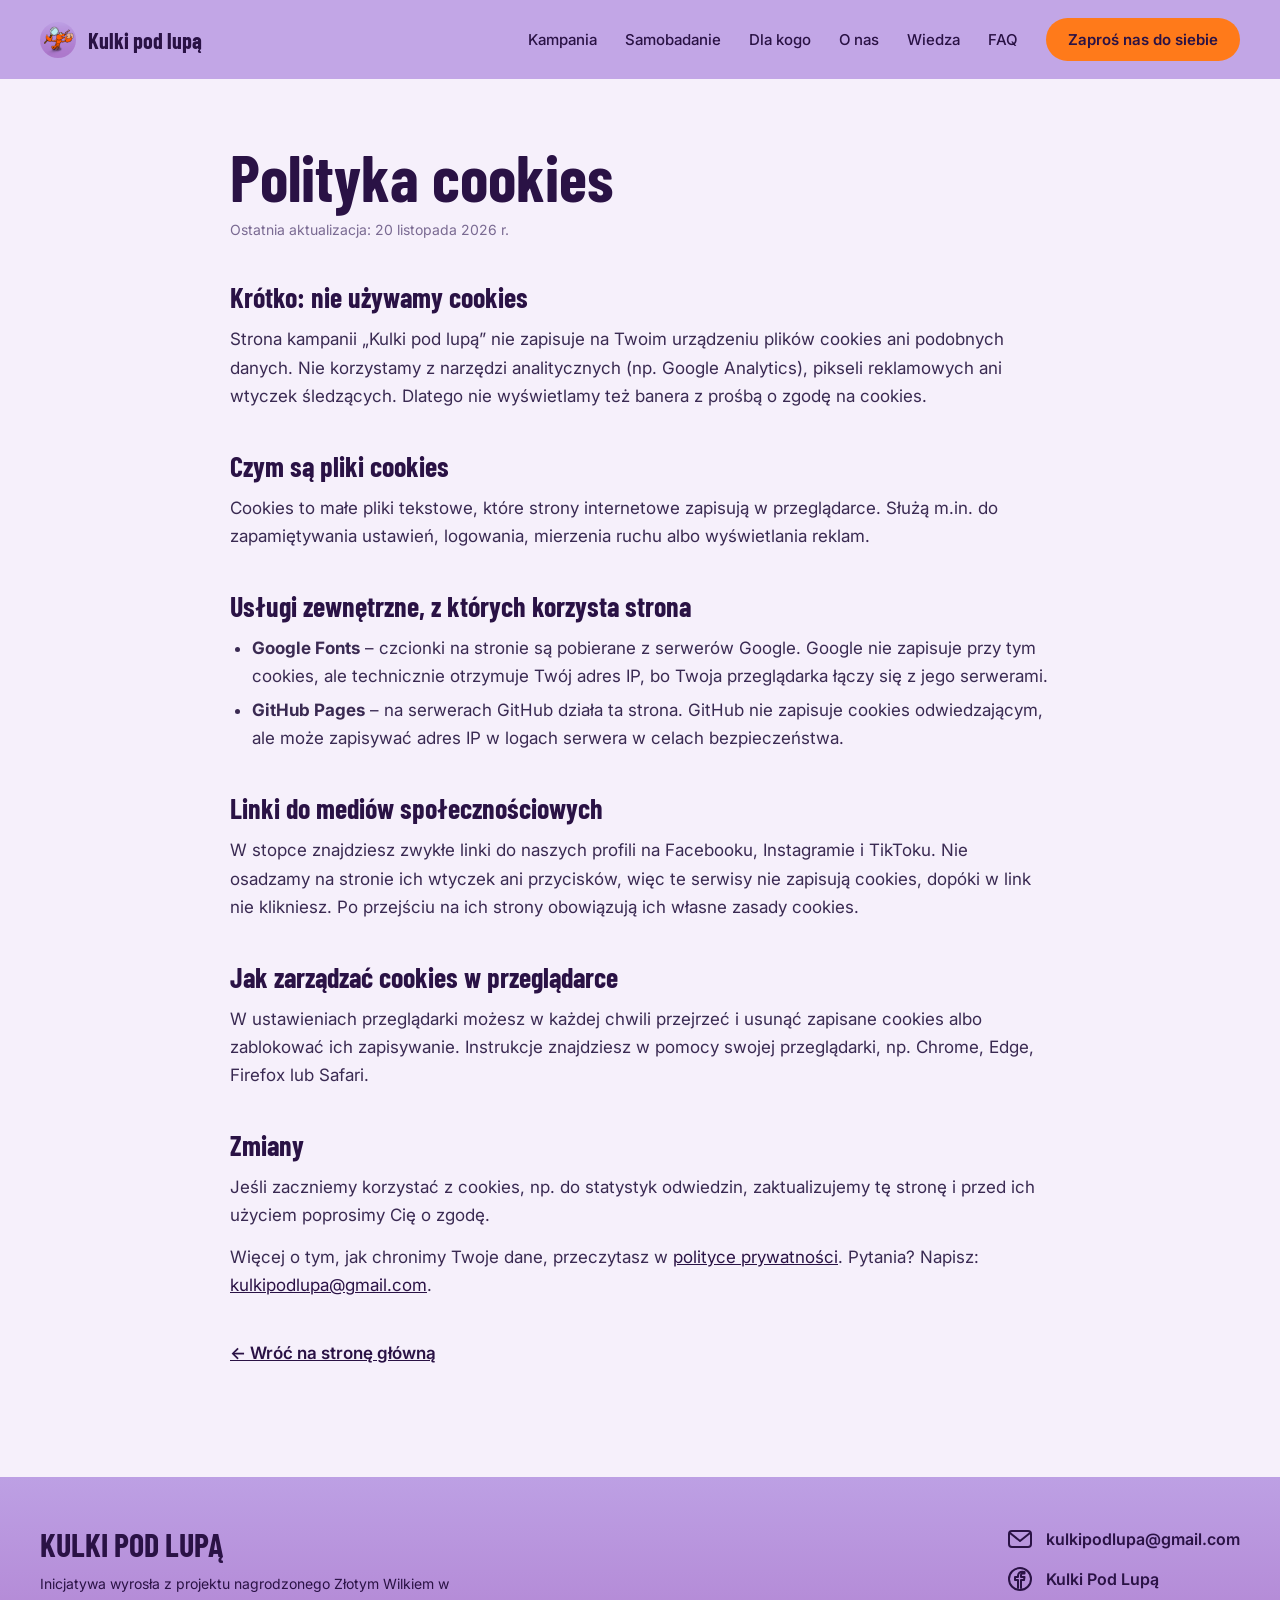
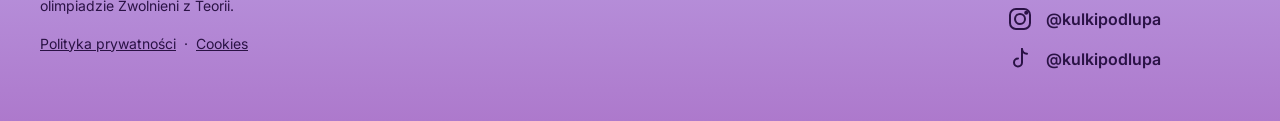
<file: cookies.html>
<!doctype html>
<html lang="pl">
<head>
<meta charset="utf-8">
<meta name="viewport" content="width=device-width, initial-scale=1">
<title>Polityka cookies – Kulki pod lupą</title>
<meta name="description" content="Polityka cookies serwisu kampanii Kulki pod lupą: strona nie używa plików cookies.">
<link rel="icon" href="images/maskotka.jpg">
<link rel="preconnect" href="https://fonts.googleapis.com">
<link rel="preconnect" href="https://fonts.gstatic.com" crossorigin>
<link href="https://fonts.googleapis.com/css2?family=Inter:wght@400;500;600&family=Barlow+Condensed:wght@500;700&display=swap" rel="stylesheet">
<link rel="stylesheet" href="css/style.css">
</head>

<body>
<div style="width:100%;max-width:1360px;margin:0 auto;background:#F6F0FB;color:#2A1245;font-family:'Inter',system-ui,sans-serif">

<header class="site-header" style="color:#2A1245">
<div style="max-width:1200px;margin:0 auto;padding:18px 40px;display:flex;flex-wrap:wrap;align-items:center;justify-content:space-between;gap:16px">
<a href="index.html" style="display:flex;align-items:center;gap:12px;font-family:'Barlow Condensed',sans-serif;font-weight:700;font-size:22px;color:#2A1245">
<img src="images/maskotka.jpg" alt="" style="width:36px;height:36px;border-radius:50%;object-fit:cover">
Kulki pod lupą
</a>
<nav aria-label="Menu główne" style="display:flex;flex-wrap:wrap;align-items:center;gap:28px;font-size:15px;font-weight:500">
<a href="index.html#kampania" style="color:#2A1245">Kampania</a>
<a href="index.html#samobadanie" style="color:#2A1245">Samobadanie</a>
<a href="index.html#dla-kogo" style="color:#2A1245">Dla kogo</a>
<a href="index.html#o-nas" style="color:#2A1245">O nas</a>
<a href="index.html#wiedza" style="color:#2A1245">Wiedza</a>
<a href="index.html#faq" style="color:#2A1245">FAQ</a>
<a href="index.html#kontakt" style="display:inline-block;background:#FF7A1A;color:#2A1245;padding:12px 22px;border-radius:999px;font-weight:600">Zaproś nas do siebie</a>
</nav>
</div>
</header>

<main class="legal">
<h1>Polityka cookies</h1>
<p class="legal-updated">Ostatnia aktualizacja: 20 listopada 2026 r.</p>

<h2>Krótko: nie używamy cookies</h2>
<p>Strona kampanii „Kulki pod lupą” nie zapisuje na Twoim urządzeniu plików cookies ani podobnych danych. Nie korzystamy z narzędzi analitycznych (np. Google Analytics), pikseli reklamowych ani wtyczek śledzących. Dlatego nie wyświetlamy też banera z prośbą o zgodę na cookies.</p>

<h2>Czym są pliki cookies</h2>
<p>Cookies to małe pliki tekstowe, które strony internetowe zapisują w przeglądarce. Służą m.in. do zapamiętywania ustawień, logowania, mierzenia ruchu albo wyświetlania reklam.</p>

<h2>Usługi zewnętrzne, z których korzysta strona</h2>
<ul>
<li><strong>Google Fonts</strong> – czcionki na stronie są pobierane z serwerów Google. Google nie zapisuje przy tym cookies, ale technicznie otrzymuje Twój adres IP, bo Twoja przeglądarka łączy się z jego serwerami.</li>
<li><strong>GitHub Pages</strong> – na serwerach GitHub działa ta strona. GitHub nie zapisuje cookies odwiedzającym, ale może zapisywać adres IP w logach serwera w celach bezpieczeństwa.</li>
</ul>

<h2>Linki do mediów społecznościowych</h2>
<p>W stopce znajdziesz zwykłe linki do naszych profili na Facebooku, Instagramie i TikToku. Nie osadzamy na stronie ich wtyczek ani przycisków, więc te serwisy nie zapisują cookies, dopóki w link nie klikniesz. Po przejściu na ich strony obowiązują ich własne zasady cookies.</p>

<h2>Jak zarządzać cookies w przeglądarce</h2>
<p>W ustawieniach przeglądarki możesz w każdej chwili przejrzeć i usunąć zapisane cookies albo zablokować ich zapisywanie. Instrukcje znajdziesz w pomocy swojej przeglądarki, np. Chrome, Edge, Firefox lub Safari.</p>

<h2>Zmiany</h2>
<p>Jeśli zaczniemy korzystać z cookies, np. do statystyk odwiedzin, zaktualizujemy tę stronę i przed ich użyciem poprosimy Cię o zgodę.</p>
<p>Więcej o tym, jak chronimy Twoje dane, przeczytasz w <a href="polityka-prywatnosci.html">polityce prywatności</a>. Pytania? Napisz: <a href="mailto:kulkipodlupa@gmail.com">kulkipodlupa@gmail.com</a>.</p>

<p class="legal-back"><a href="index.html">← Wróć na stronę główną</a></p>
</main>

<!-- FOOTER -->
<footer style="background:linear-gradient(180deg,#BDA0E4 0%,#AD79CC 100%);color:#2A1245;padding:48px 0">
<div style="max-width:1200px;margin:0 auto;padding:0 40px;display:flex;flex-wrap:wrap;gap:32px;justify-content:space-between;align-items:flex-start">
<div style="display:flex;flex-direction:column;gap:10px;max-width:420px">
<div style="font-family:'Barlow Condensed',sans-serif;font-weight:700;font-size:32px;text-transform:uppercase">Kulki pod lupą</div>
<div style="font-size:14px;line-height:1.55">Inicjatywa wyrosła z projektu nagrodzonego Złotym Wilkiem w olimpiadzie Zwolnieni z Teorii.</div>
<div style="font-size:14px;margin-top:8px"><a href="polityka-prywatnosci.html" style="text-decoration:underline;color:#2A1245">Polityka prywatności</a> &nbsp;·&nbsp; <a href="cookies.html" style="text-decoration:underline;color:#2A1245">Cookies</a></div>
</div>
<div style="display:flex;flex-direction:column;gap:12px"><a href="mailto:kulkipodlupa@gmail.com" style="display:flex;align-items:center;gap:12px;font-weight:600;font-size:16px;color:#2A1245"><svg width="28" height="28" viewBox="0 0 28 28" fill="none" stroke="#2A1245" stroke-width="2" stroke-linecap="round" stroke-linejoin="round" aria-hidden="true"><rect x="3" y="6" width="22" height="16" rx="3"/><path d="M4 8l10 8 10-8"/></svg>kulkipodlupa@gmail.com</a><a href="https://www.facebook.com/profile.php?id=61568346668745" target="_blank" rel="noopener" style="display:flex;align-items:center;gap:12px;font-weight:600;font-size:16px;color:#2A1245"><svg width="28" height="28" viewBox="0 0 28 28" fill="none" stroke="#2A1245" stroke-width="2" stroke-linecap="round" stroke-linejoin="round" aria-hidden="true"><circle cx="14" cy="14" r="11"/><path d="M15 23v-8h3l.5-3H15v-2c0-1 .5-1.5 1.5-1.5h2V6.9c-.4-.1-1.3-.2-2.2-.2-2.3 0-4.3 1.4-4.3 4V12H9v3h3v8"/></svg>Kulki Pod Lupą</a><a href="https://www.instagram.com/kulkipodlupa/" target="_blank" rel="noopener" style="display:flex;align-items:center;gap:12px;font-weight:600;font-size:16px;color:#2A1245"><svg width="28" height="28" viewBox="0 0 28 28" fill="none" stroke="#2A1245" stroke-width="2" stroke-linecap="round" stroke-linejoin="round" aria-hidden="true"><rect x="4" y="4" width="20" height="20" rx="6"/><circle cx="14" cy="14" r="5"/><circle cx="20.2" cy="7.8" r="1" fill="#2A1245"/></svg>@kulkipodlupa</a><a href="https://www.tiktok.com/@kulkipodlupa" target="_blank" rel="noopener" style="display:flex;align-items:center;gap:12px;font-weight:600;font-size:16px;color:#2A1245"><svg width="28" height="28" viewBox="0 0 28 28" fill="none" stroke="#2A1245" stroke-width="2" stroke-linecap="round" stroke-linejoin="round" aria-hidden="true"><path d="M16 4v13.5a4 4 0 1 1-4-4"/><path d="M16 4c.3 2.8 2.2 4.6 5 4.8"/></svg>@kulkipodlupa</a></div>
</div>
</footer>

</div>
<script>
// cień pod przyklejonym menu, gdy strona jest przewinięta
(function () {
  var header = document.querySelector('.site-header');
  if (!header) return;
  function update() { header.classList.toggle('is-scrolled', window.scrollY > 8); }
  window.addEventListener('scroll', update, { passive: true });
  update();
})();
</script>
</body>
</html>
</file>
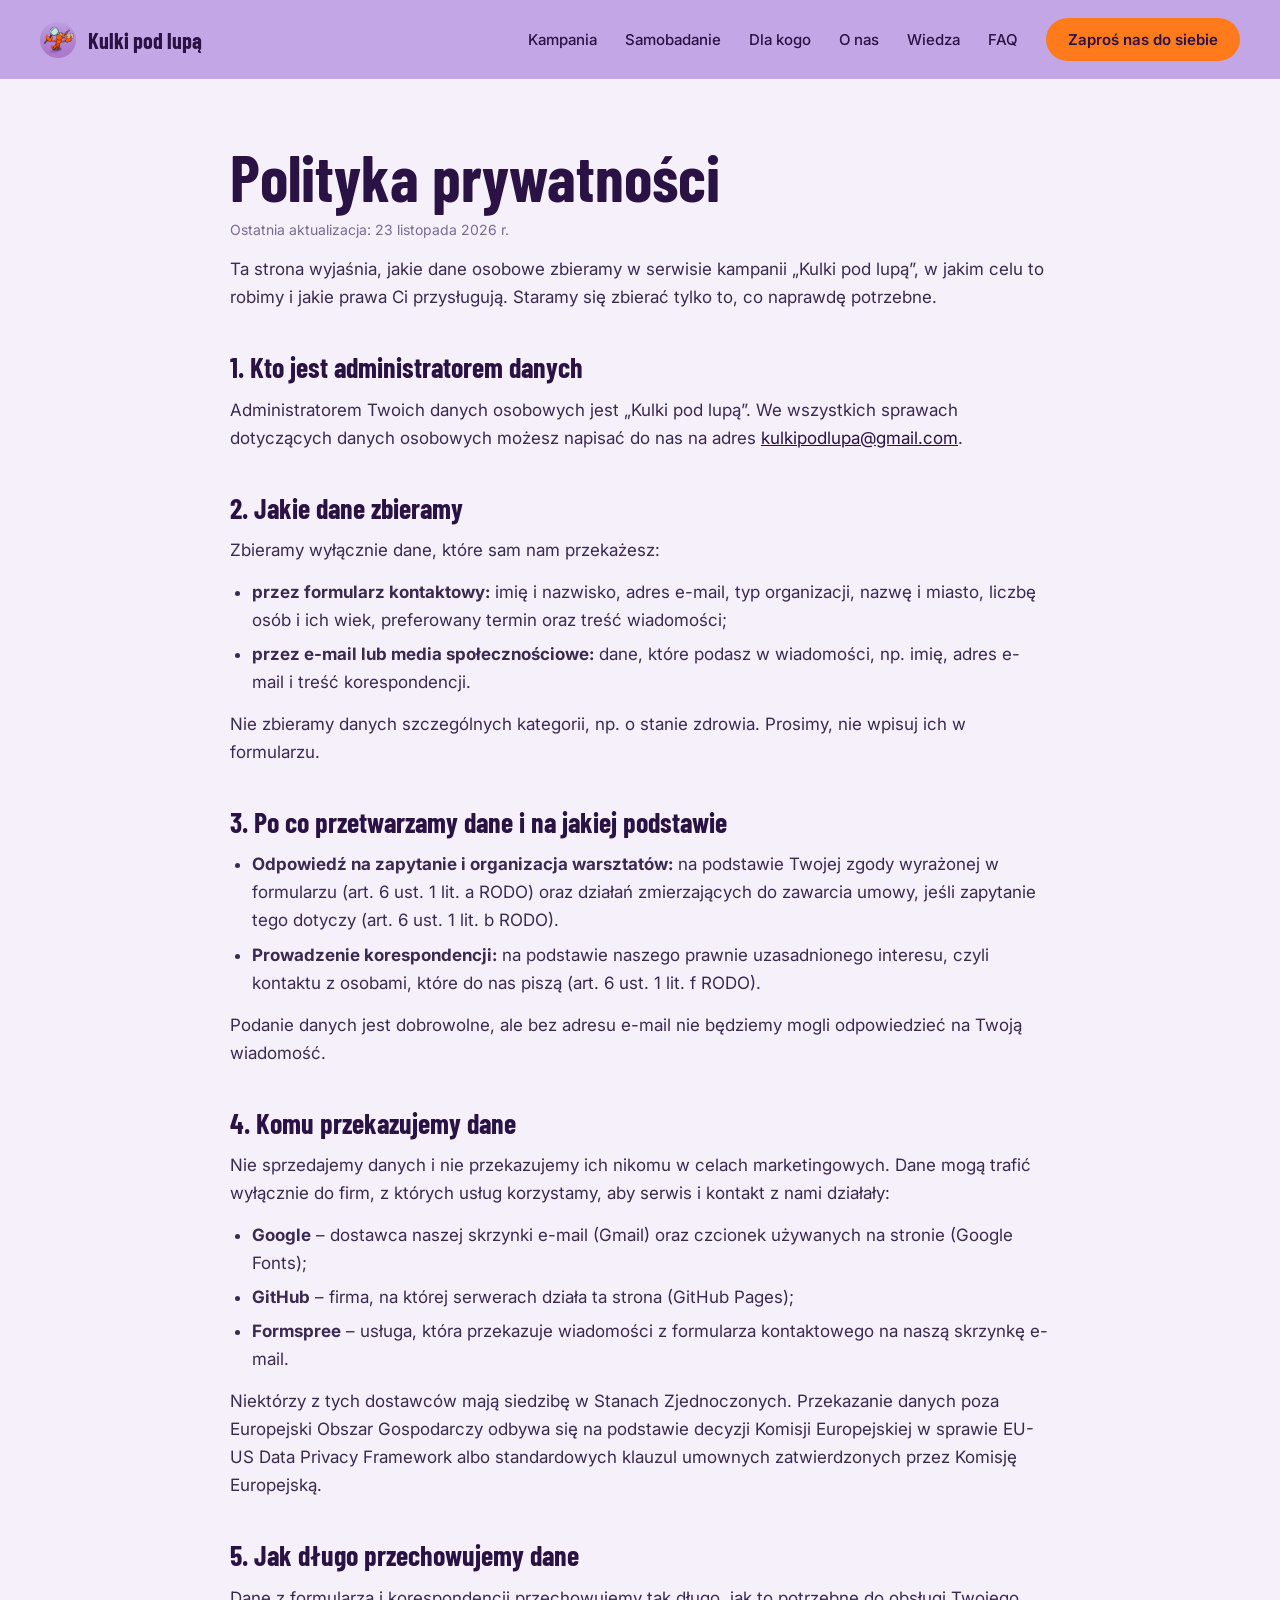
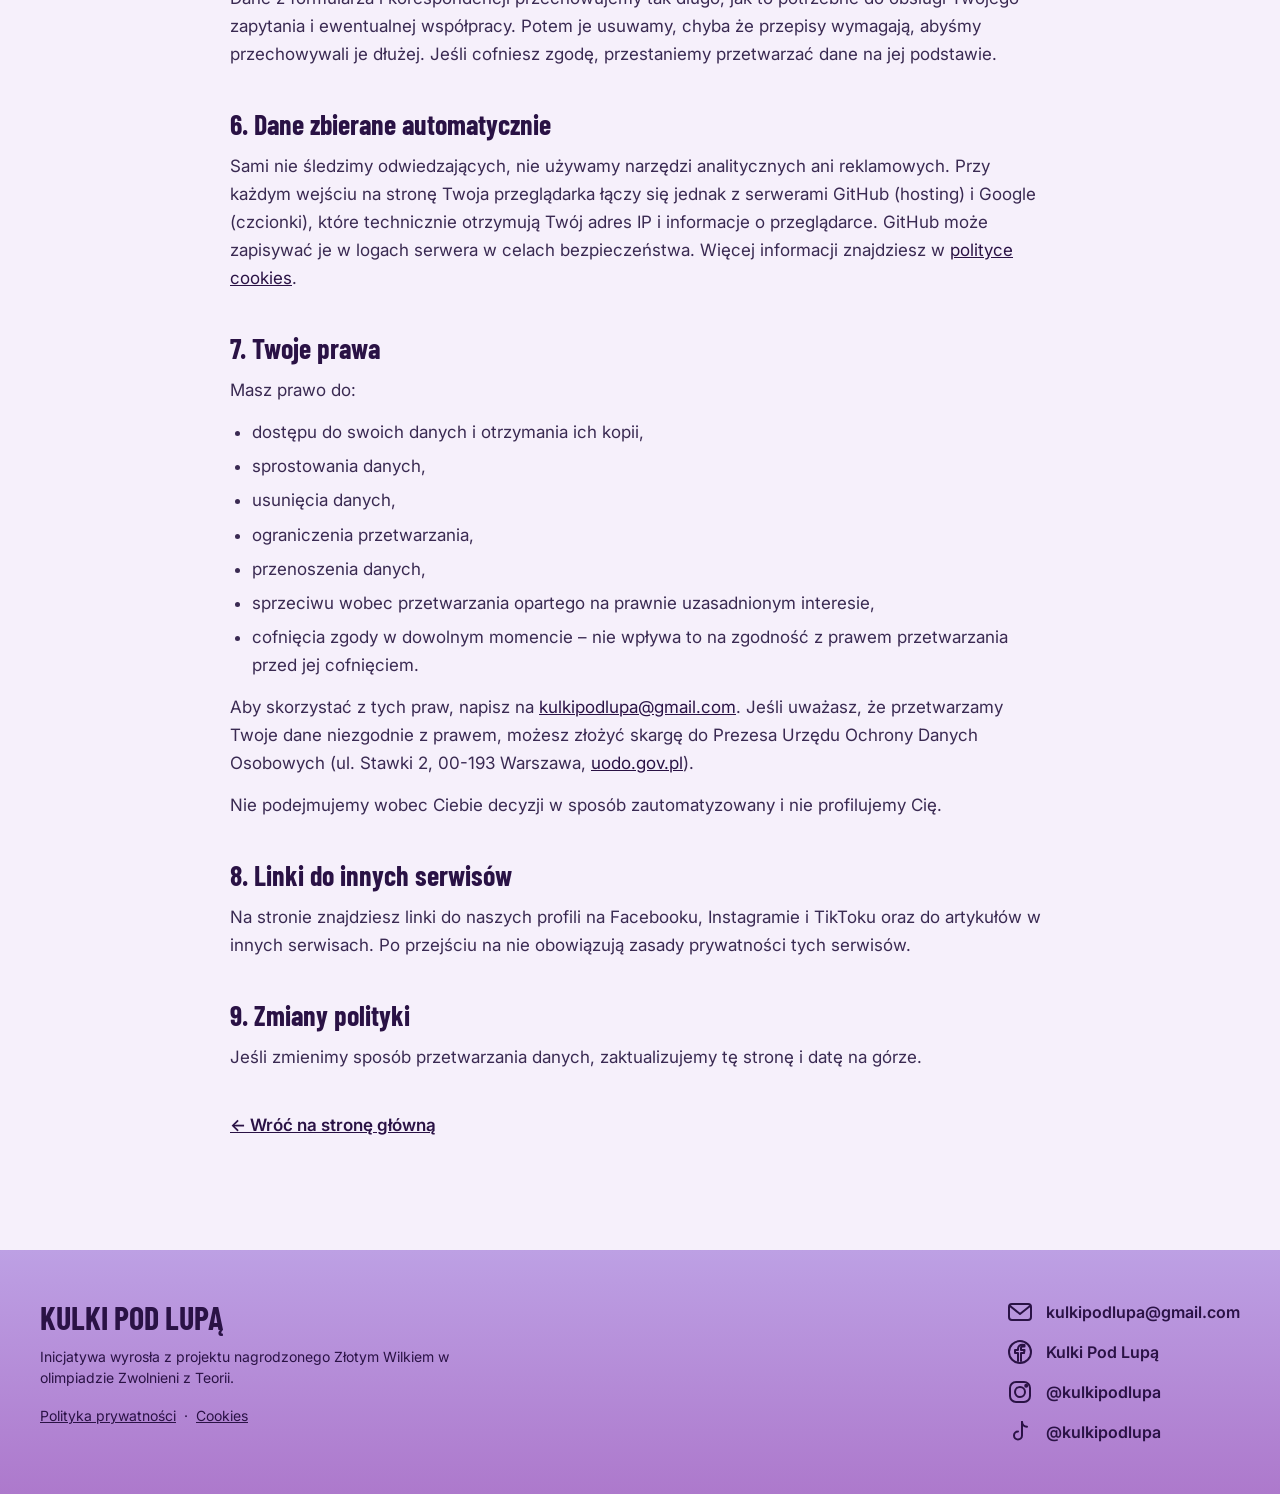
<file: polityka-prywatnosci.html>
<!doctype html>
<html lang="pl">
<head>
<meta charset="utf-8">
<meta name="viewport" content="width=device-width, initial-scale=1">
<title>Polityka prywatności – Kulki pod lupą</title>
<meta name="description" content="Polityka prywatności serwisu kampanii Kulki pod lupą: jakie dane zbieramy, w jakim celu i jakie masz prawa.">
<link rel="icon" href="images/maskotka.jpg">
<link rel="preconnect" href="https://fonts.googleapis.com">
<link rel="preconnect" href="https://fonts.gstatic.com" crossorigin>
<link href="https://fonts.googleapis.com/css2?family=Inter:wght@400;500;600&family=Barlow+Condensed:wght@500;700&display=swap" rel="stylesheet">
<link rel="stylesheet" href="css/style.css">
</head>

<body>
<div style="width:100%;max-width:1360px;margin:0 auto;background:#F6F0FB;color:#2A1245;font-family:'Inter',system-ui,sans-serif">

<header class="site-header" style="color:#2A1245">
<div style="max-width:1200px;margin:0 auto;padding:18px 40px;display:flex;flex-wrap:wrap;align-items:center;justify-content:space-between;gap:16px">
<a href="index.html" style="display:flex;align-items:center;gap:12px;font-family:'Barlow Condensed',sans-serif;font-weight:700;font-size:22px;color:#2A1245">
<img src="images/maskotka.jpg" alt="" style="width:36px;height:36px;border-radius:50%;object-fit:cover">
Kulki pod lupą
</a>
<nav aria-label="Menu główne" style="display:flex;flex-wrap:wrap;align-items:center;gap:28px;font-size:15px;font-weight:500">
<a href="index.html#kampania" style="color:#2A1245">Kampania</a>
<a href="index.html#samobadanie" style="color:#2A1245">Samobadanie</a>
<a href="index.html#dla-kogo" style="color:#2A1245">Dla kogo</a>
<a href="index.html#o-nas" style="color:#2A1245">O nas</a>
<a href="index.html#wiedza" style="color:#2A1245">Wiedza</a>
<a href="index.html#faq" style="color:#2A1245">FAQ</a>
<a href="index.html#kontakt" style="display:inline-block;background:#FF7A1A;color:#2A1245;padding:12px 22px;border-radius:999px;font-weight:600">Zaproś nas do siebie</a>
</nav>
</div>
</header>

<main class="legal">
<h1>Polityka prywatności</h1>
<p class="legal-updated">Ostatnia aktualizacja: 23 listopada 2026 r.</p>
<p>Ta strona wyjaśnia, jakie dane osobowe zbieramy w serwisie kampanii „Kulki pod lupą”, w jakim celu to robimy i jakie prawa Ci przysługują. Staramy się zbierać tylko to, co naprawdę potrzebne.</p>

<h2>1. Kto jest administratorem danych</h2>
<p>Administratorem Twoich danych osobowych jest „Kulki pod lupą”. We wszystkich sprawach dotyczących danych osobowych możesz napisać do nas na adres <a href="mailto:kulkipodlupa@gmail.com">kulkipodlupa@gmail.com</a>.</p>

<h2>2. Jakie dane zbieramy</h2>
<p>Zbieramy wyłącznie dane, które sam nam przekażesz:</p>
<ul>
<li><strong>przez formularz kontaktowy:</strong> imię i nazwisko, adres e-mail, typ organizacji, nazwę i miasto, liczbę osób i ich wiek, preferowany termin oraz treść wiadomości;</li>
<li><strong>przez e-mail lub media społecznościowe:</strong> dane, które podasz w wiadomości, np. imię, adres e-mail i treść korespondencji.</li>
</ul>
<p>Nie zbieramy danych szczególnych kategorii, np. o stanie zdrowia. Prosimy, nie wpisuj ich w formularzu.</p>

<h2>3. Po co przetwarzamy dane i na jakiej podstawie</h2>
<ul>
<li><strong>Odpowiedź na zapytanie i organizacja warsztatów:</strong> na podstawie Twojej zgody wyrażonej w formularzu (art. 6 ust. 1 lit. a RODO) oraz działań zmierzających do zawarcia umowy, jeśli zapytanie tego dotyczy (art. 6 ust. 1 lit. b RODO).</li>
<li><strong>Prowadzenie korespondencji:</strong> na podstawie naszego prawnie uzasadnionego interesu, czyli kontaktu z osobami, które do nas piszą (art. 6 ust. 1 lit. f RODO).</li>
</ul>
<p>Podanie danych jest dobrowolne, ale bez adresu e-mail nie będziemy mogli odpowiedzieć na Twoją wiadomość.</p>

<h2>4. Komu przekazujemy dane</h2>
<p>Nie sprzedajemy danych i nie przekazujemy ich nikomu w celach marketingowych. Dane mogą trafić wyłącznie do firm, z których usług korzystamy, aby serwis i kontakt z nami działały:</p>
<ul>
<li><strong>Google</strong> – dostawca naszej skrzynki e-mail (Gmail) oraz czcionek używanych na stronie (Google Fonts);</li>
<li><strong>GitHub</strong> – firma, na której serwerach działa ta strona (GitHub Pages);</li>
<li><strong>Formspree</strong> – usługa, która przekazuje wiadomości z formularza kontaktowego na naszą skrzynkę e-mail.</li>
</ul>
<p>Niektórzy z tych dostawców mają siedzibę w Stanach Zjednoczonych. Przekazanie danych poza Europejski Obszar Gospodarczy odbywa się na podstawie decyzji Komisji Europejskiej w sprawie EU-US Data Privacy Framework albo standardowych klauzul umownych zatwierdzonych przez Komisję Europejską.</p>

<h2>5. Jak długo przechowujemy dane</h2>
<p>Dane z formularza i korespondencji przechowujemy tak długo, jak to potrzebne do obsługi Twojego zapytania i ewentualnej współpracy. Potem je usuwamy, chyba że przepisy wymagają, abyśmy przechowywali je dłużej. Jeśli cofniesz zgodę, przestaniemy przetwarzać dane na jej podstawie.</p>

<h2>6. Dane zbierane automatycznie</h2>
<p>Sami nie śledzimy odwiedzających, nie używamy narzędzi analitycznych ani reklamowych. Przy każdym wejściu na stronę Twoja przeglądarka łączy się jednak z serwerami GitHub (hosting) i Google (czcionki), które technicznie otrzymują Twój adres IP i informacje o przeglądarce. GitHub może zapisywać je w logach serwera w celach bezpieczeństwa. Więcej informacji znajdziesz w <a href="cookies.html">polityce cookies</a>.</p>

<h2>7. Twoje prawa</h2>
<p>Masz prawo do:</p>
<ul>
<li>dostępu do swoich danych i otrzymania ich kopii,</li>
<li>sprostowania danych,</li>
<li>usunięcia danych,</li>
<li>ograniczenia przetwarzania,</li>
<li>przenoszenia danych,</li>
<li>sprzeciwu wobec przetwarzania opartego na prawnie uzasadnionym interesie,</li>
<li>cofnięcia zgody w dowolnym momencie – nie wpływa to na zgodność z prawem przetwarzania przed jej cofnięciem.</li>
</ul>
<p>Aby skorzystać z tych praw, napisz na <a href="mailto:kulkipodlupa@gmail.com">kulkipodlupa@gmail.com</a>. Jeśli uważasz, że przetwarzamy Twoje dane niezgodnie z prawem, możesz złożyć skargę do Prezesa Urzędu Ochrony Danych Osobowych (ul. Stawki 2, 00-193 Warszawa, <a href="https://uodo.gov.pl" target="_blank" rel="noopener">uodo.gov.pl</a>).</p>
<p>Nie podejmujemy wobec Ciebie decyzji w sposób zautomatyzowany i nie profilujemy Cię.</p>

<h2>8. Linki do innych serwisów</h2>
<p>Na stronie znajdziesz linki do naszych profili na Facebooku, Instagramie i TikToku oraz do artykułów w innych serwisach. Po przejściu na nie obowiązują zasady prywatności tych serwisów.</p>

<h2>9. Zmiany polityki</h2>
<p>Jeśli zmienimy sposób przetwarzania danych, zaktualizujemy tę stronę i datę na górze.</p>

<p class="legal-back"><a href="index.html">← Wróć na stronę główną</a></p>
</main>

<!-- FOOTER -->
<footer style="background:linear-gradient(180deg,#BDA0E4 0%,#AD79CC 100%);color:#2A1245;padding:48px 0">
<div style="max-width:1200px;margin:0 auto;padding:0 40px;display:flex;flex-wrap:wrap;gap:32px;justify-content:space-between;align-items:flex-start">
<div style="display:flex;flex-direction:column;gap:10px;max-width:420px">
<div style="font-family:'Barlow Condensed',sans-serif;font-weight:700;font-size:32px;text-transform:uppercase">Kulki pod lupą</div>
<div style="font-size:14px;line-height:1.55">Inicjatywa wyrosła z projektu nagrodzonego Złotym Wilkiem w olimpiadzie Zwolnieni z Teorii.</div>
<div style="font-size:14px;margin-top:8px"><a href="polityka-prywatnosci.html" style="text-decoration:underline;color:#2A1245">Polityka prywatności</a> &nbsp;·&nbsp; <a href="cookies.html" style="text-decoration:underline;color:#2A1245">Cookies</a></div>
</div>
<div style="display:flex;flex-direction:column;gap:12px"><a href="mailto:kulkipodlupa@gmail.com" style="display:flex;align-items:center;gap:12px;font-weight:600;font-size:16px;color:#2A1245"><svg width="28" height="28" viewBox="0 0 28 28" fill="none" stroke="#2A1245" stroke-width="2" stroke-linecap="round" stroke-linejoin="round" aria-hidden="true"><rect x="3" y="6" width="22" height="16" rx="3"/><path d="M4 8l10 8 10-8"/></svg>kulkipodlupa@gmail.com</a><a href="https://www.facebook.com/profile.php?id=61568346668745" target="_blank" rel="noopener" style="display:flex;align-items:center;gap:12px;font-weight:600;font-size:16px;color:#2A1245"><svg width="28" height="28" viewBox="0 0 28 28" fill="none" stroke="#2A1245" stroke-width="2" stroke-linecap="round" stroke-linejoin="round" aria-hidden="true"><circle cx="14" cy="14" r="11"/><path d="M15 23v-8h3l.5-3H15v-2c0-1 .5-1.5 1.5-1.5h2V6.9c-.4-.1-1.3-.2-2.2-.2-2.3 0-4.3 1.4-4.3 4V12H9v3h3v8"/></svg>Kulki Pod Lupą</a><a href="https://www.instagram.com/kulkipodlupa/" target="_blank" rel="noopener" style="display:flex;align-items:center;gap:12px;font-weight:600;font-size:16px;color:#2A1245"><svg width="28" height="28" viewBox="0 0 28 28" fill="none" stroke="#2A1245" stroke-width="2" stroke-linecap="round" stroke-linejoin="round" aria-hidden="true"><rect x="4" y="4" width="20" height="20" rx="6"/><circle cx="14" cy="14" r="5"/><circle cx="20.2" cy="7.8" r="1" fill="#2A1245"/></svg>@kulkipodlupa</a><a href="https://www.tiktok.com/@kulkipodlupa" target="_blank" rel="noopener" style="display:flex;align-items:center;gap:12px;font-weight:600;font-size:16px;color:#2A1245"><svg width="28" height="28" viewBox="0 0 28 28" fill="none" stroke="#2A1245" stroke-width="2" stroke-linecap="round" stroke-linejoin="round" aria-hidden="true"><path d="M16 4v13.5a4 4 0 1 1-4-4"/><path d="M16 4c.3 2.8 2.2 4.6 5 4.8"/></svg>@kulkipodlupa</a></div>
</div>
</footer>

</div>
<script>
// cień pod przyklejonym menu, gdy strona jest przewinięta
(function () {
  var header = document.querySelector('.site-header');
  if (!header) return;
  function update() { header.classList.toggle('is-scrolled', window.scrollY > 8); }
  window.addEventListener('scroll', update, { passive: true });
  update();
})();
</script>
</body>
</html>
</file>
<file: css/style.css>
/* Style bazowe. Większość wyglądu jest na razie zapisana inline w index.html
   (tak wyszło z wizualizacji); tutaj są style globalne i responsywność. */
html{scroll-behavior:smooth;scroll-padding-top:84px}

/* Menu przyklejone do góry ekranu */
.site-header{position:sticky;top:0;z-index:100;background:rgba(189,160,228,.92);-webkit-backdrop-filter:blur(10px);backdrop-filter:blur(10px);transition:box-shadow .2s ease}
.site-header.is-scrolled{box-shadow:0 6px 20px rgba(42,18,69,.18)}
body{margin:0;font-family:'Inter',system-ui,sans-serif;color:#2A1245;background:#F6F0FB}
img{max-width:100%}
a{color:inherit;text-decoration:none}
a:hover{text-decoration:underline}
h1,h2,h3{font-family:'Barlow Condensed','Inter',sans-serif}
a:focus-visible,button:focus-visible,input:focus-visible,select:focus-visible,textarea:focus-visible{outline:3px solid #FF7A1A;outline-offset:2px}

/* Podstrony: polityka prywatności, cookies */
.legal{max-width:820px;margin:0 auto;padding:64px 40px 96px;font-size:17px;line-height:1.65;color:#3A2A52}
.legal h1{margin:0 0 8px;font-size:clamp(40px,7vw,64px);line-height:1.05;color:#2A1245}
.legal h2{margin:40px 0 12px;font-size:28px;line-height:1.15;color:#2A1245}
.legal p{margin:0 0 14px}
.legal ul{margin:0 0 14px;padding-left:22px}
.legal li{margin-bottom:6px}
.legal a{color:#2A1245;text-decoration:underline}
.legal-updated{font-size:14px;color:#7A6A92}
.legal-back{margin-top:40px!important;font-weight:600}

/* --- Responsywność (nadpisuje style inline) --- */
h1[style]{font-size:clamp(44px,9vw,92px)!important}
h2[style]{font-size:clamp(36px,6vw,56px)!important}
@media (max-width:860px){
  [style*="padding:0 40px"]{padding-left:20px!important;padding-right:20px!important}
  [style*="padding:18px 40px"]{padding:14px 20px!important}
  html{scroll-padding-top:116px}
  .site-header > div{gap:8px!important;padding:10px 20px!important}
  /* na telefonie menu w jednym wierszu, przewijane w bok, żeby nie zasłaniało pół ekranu */
  nav[aria-label="Menu główne"]{flex-wrap:nowrap!important;overflow-x:auto;width:100%;gap:18px!important;font-size:14px!important;scrollbar-width:none;padding-bottom:2px}
  nav[aria-label="Menu główne"]::-webkit-scrollbar{display:none}
  nav[aria-label="Menu główne"] a{flex:0 0 auto;white-space:nowrap}
  nav[aria-label="Menu główne"] a[href="#kontakt"]{padding:8px 16px!important}
  section[style*="padding:96px 0"]{padding-top:56px!important;padding-bottom:56px!important}
  section[style*="padding:48px 0 96px"]{padding-top:24px!important;padding-bottom:56px!important}
  [style*="grid-template-columns:repeat(4"]{grid-template-columns:repeat(2,minmax(0,1fr))!important}
  form[style]{padding:22px!important}
  .legal{padding:40px 20px 64px}
}
@media (max-width:560px){
  [style*="flex:0 0 140px"]{flex:0 0 96px!important;width:96px!important;height:120px!important}
  [style*="display:flex;gap:24px;align-items:center;background:#FFFFFF"]{flex-direction:row!important;gap:16px!important;padding:16px!important}
  [style*="grid-template-columns:repeat(auto-fit,minmax(300px"]{grid-template-columns:1fr!important}
  [style*="grid-template-columns:repeat(auto-fit,minmax(200px"]{grid-template-columns:1fr!important}
}
@media (prefers-reduced-motion:reduce){html{scroll-behavior:auto}}
</file>
